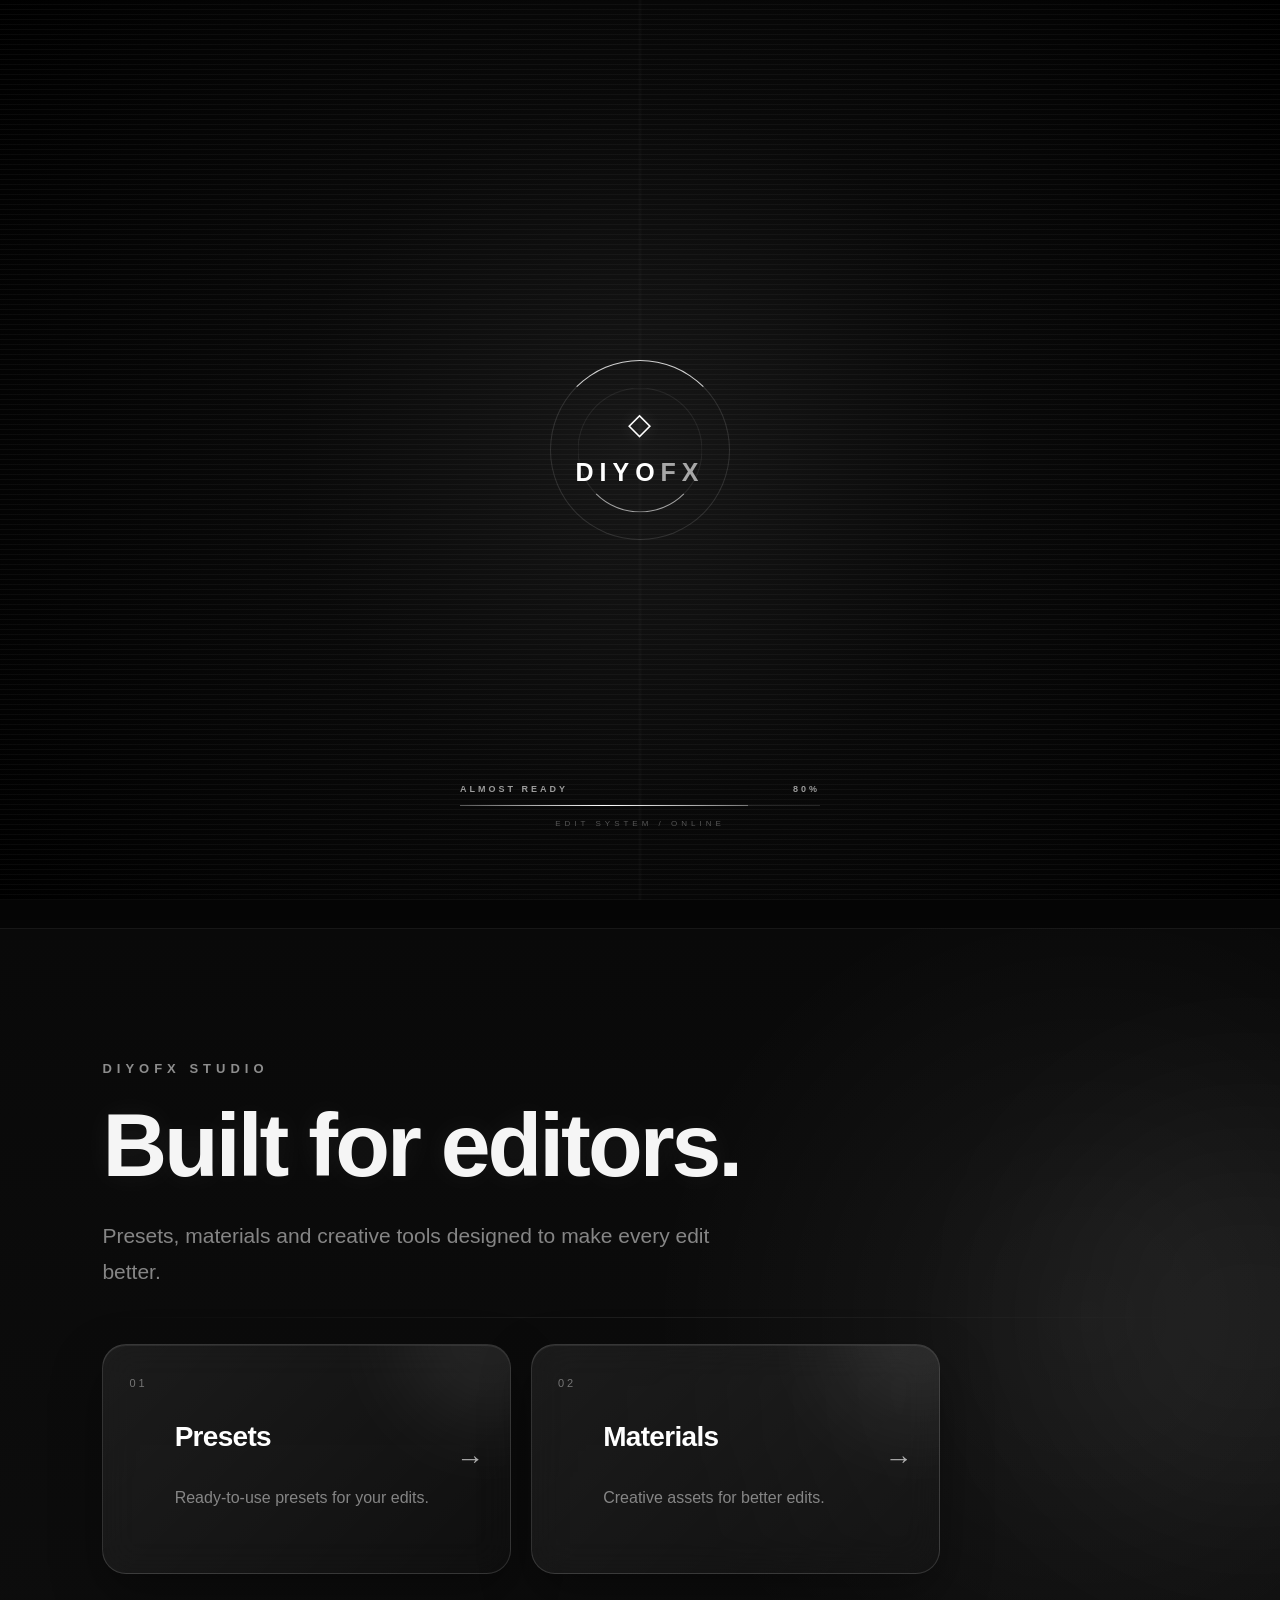
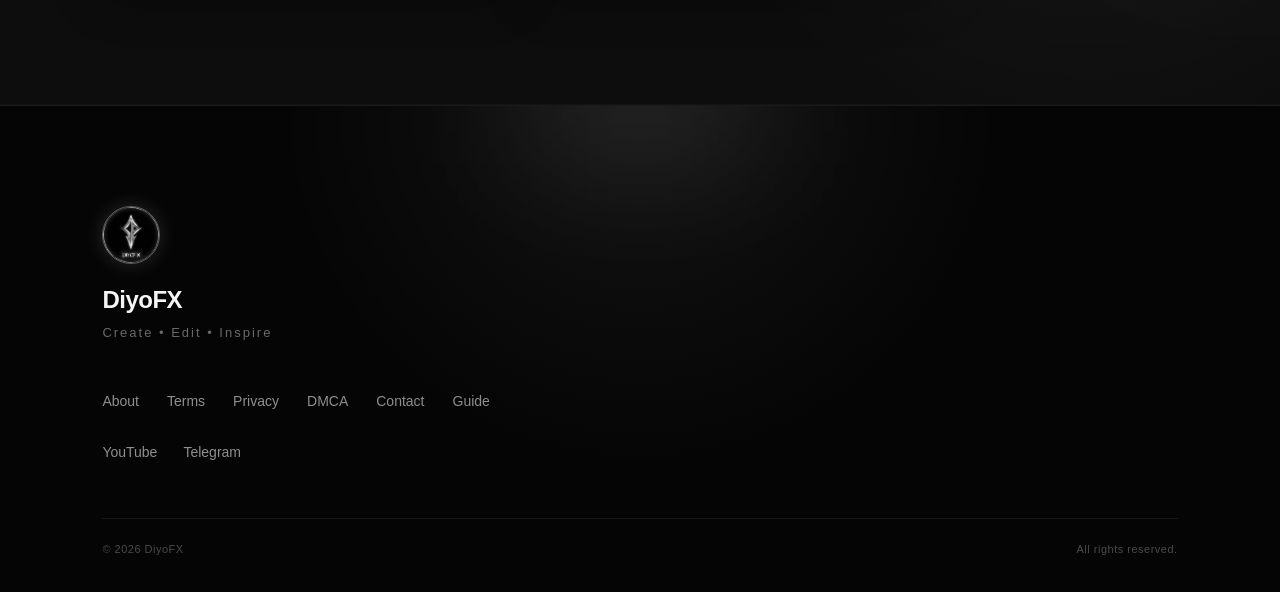
<file: index.html>
<!DOCTYPE html>
<html lang="en">

<head>

    <meta charset="UTF-8">

    <meta name="viewport"
          content="width=device-width, initial-scale=1.0">
    <meta
    name="description"
    content="DiyoFX — free and premium Alight Motion presets, XML files and editing materials for creative video editors."
>

    <title>DiyoFX</title>

    <link rel="stylesheet" href="style.css">
<!-- Google tag (gtag.js) -->
<script async src="https://www.googletagmanager.com/gtag/js?id=G-VDRK1R10MX"></script>
<script>
  window.dataLayer = window.dataLayer || [];
  function gtag(){dataLayer.push(arguments);}
  gtag('js', new Date());

  gtag('config', 'G-VDRK1R10MX');
</script>
    <script async src="https://pagead2.googlesyndication.com/pagead/js/adsbygoogle.js?client=ca-pub-3647815870114894"
     crossorigin="anonymous"></script>
</head>


<body>

<!-- =========================
     DIYOFX LOADER
========================= -->

<div class="diyofx-loader" id="diyofx-loader">

    <div class="loader-ring loader-ring-outer"></div>

    <div class="loader-ring loader-ring-inner"></div>

    <div class="loader-center">

        <div class="loader-symbol">
            ◇
        </div>

        <div class="loader-brand">
            DIYO<span>FX</span>
        </div>

    </div>


    <div class="loader-bottom">

        <div class="loader-status">

            <span id="loader-status">
                INITIALIZING
            </span>

            <span id="loader-percent">
                0%
            </span>

        </div>


        <div class="loader-line">

            <div
                class="loader-progress"
                id="loader-progress"
            ></div>

        </div>


        <div class="loader-subtitle">
            EDIT SYSTEM / ONLINE
        </div>

    </div>

</div>

    <!-- =========================
         HEADER
    ========================== -->

    <header class="header">
  <div class="header-inner">

    <a href="index.html" class="brand">DiyoFX</a>

    <!-- Desktop navigation -->
    <nav class="desktop-nav" aria-label="Main navigation">
      <a href="index.html">Home</a>
      <a href="preset.html">Presets</a>
      <a href="material.html">Materials</a>
      <a href="guide.html">Guide</a>
      <a href="about.html">About</a>
      <a href="contact.html">Contact</a>
    </nav>

    <!-- Mobile menu button -->
    <button
      class="menu-btn"
      id="menuBtn"
      type="button"
      aria-label="Open navigation"
      aria-expanded="false"
      aria-controls="mobileNav"
    >
      ☰
    </button>

  </div>

  <!-- Mobile navigation -->
  <nav class="mobile-nav" id="mobileNav" aria-label="Mobile navigation">
    <a href="index.html">Home</a>
    <a href="preset.html">Presets</a>
    <a href="material.html">Materials</a>
    <a href="guide.html">Guide</a>
    <a href="about.html">About</a>
    <a href="contact.html">Contact</a>
  </nav>
    </header>
    <!-- =========================
     HERO
========================== -->

<section class="hero">

    <div class="hero-bg-glow"></div>

    <div class="hero-content">

        <span class="hero-brand">DiyoFX</span>

        <h1>
            Create <span>•</span> Edit <span>•</span> Inspire
        </h1>

        <p>
            Premium presets, materials and creative assets
            made for modern editors.
        </p>

        <div class="hero-actions">

    <a href="preset.html" class="primary-btn">
        Explore Presets
    </a>

    <a href="material.html" class="secondary-btn">
        Explore Materials
    </a>

</div>

    </div>


    <!-- HERO BRAND VISUAL -->

    <div class="hero-visual">

        <div class="hero-orbit"></div>

        <div class="hero-orbit hero-orbit-small"></div>

        <div class="hero-logo-glow"></div>

        <div class="hero-logo">

            <img src="favicon.png" alt="DiyoFX">

            <div class="logo-shine"></div>

        </div>

        <span class="hero-code">
            DIYO FX / STUDIO 01
        </span>

    </div>

</section>

<!-- =========================
     STUDIO
========================== -->

<section class="studio">

    <div class="studio-content">

        <span class="studio-label">
            DIYOFX STUDIO
        </span>

        <h2>
            Built for editors.
        </h2>

        <p>
            Presets, materials and creative tools
            designed to make every edit better.
        </p>
        <div class="studio-cards">

    <a href="preset.html" class="studio-card">

        <span class="card-number">01</span>

        <div class="card-info">
            <h3>Presets</h3>

            <p>
                Ready-to-use presets
                for your edits.
            </p>
        </div>

        <span class="card-arrow">→</span>

    </a>


    <a href="material.html" class="studio-card">

        <span class="card-number">02</span>

        <div class="card-info">
            <h3>Materials</h3>

            <p>
                Creative assets
                for better edits.
            </p>
        </div>

        <span class="card-arrow">→</span>

    </a>

</div>
    </div>

</section>
<!-- =========================
     FOOTER
========================== -->

<footer class="footer">

    <div class="footer-brand">

        <img
            src="favicon.png"
            alt="DiyoFX Logo"
        >

        <h3>DiyoFX</h3>

        <p>
            Create • Edit • Inspire
        </p>

    </div>


    <nav class="footer-links" aria-label="Footer">

        <a href="about.html">
            About
        </a>

        <a href="terms.html">
            Terms
        </a>

        <a href="privacy.html">
            Privacy
        </a>

        <a href="dmca.html">
            DMCA
        </a>

        <a href="contact.html">
            Contact
        </a>
        <a href="guide.html">
    Guide
        </a>

    </nav>


    <div class="footer-socials">

        <a
            href="@darkaura31"
            target="_blank"
            rel="noopener noreferrer"
            aria-label="YouTube"
        >
            YouTube
        </a>

        <a
            href="#"
            target="_blank"
            rel="noopener noreferrer"
            aria-label="Telegram"
        >
            Telegram
        </a>

    </div>


    <div class="footer-bottom">

        <span>
            © 2026 DiyoFX
        </span>

        <span>
            All rights reserved.
        </span>

    </div>

</footer>

<script src="loader.js"></script>
    <script>
  const menuBtn = document.getElementById("menuBtn");
  const mobileNav = document.getElementById("mobileNav");

  menuBtn.addEventListener("click", () => {
    const isOpen = mobileNav.classList.toggle("active");

    menuBtn.setAttribute("aria-expanded", isOpen);
    menuBtn.setAttribute(
      "aria-label",
      isOpen ? "Close navigation" : "Open navigation"
    );

    menuBtn.textContent = isOpen ? "✕" : "☰";
  });

  document.querySelectorAll(".mobile-nav a").forEach(link => {
    link.addEventListener("click", () => {
      mobileNav.classList.remove("active");
      menuBtn.setAttribute("aria-expanded", "false");
      menuBtn.setAttribute("aria-label", "Open navigation");
      menuBtn.textContent = "☰";
    });
  });
    </script>
</body>

</html>
</file>
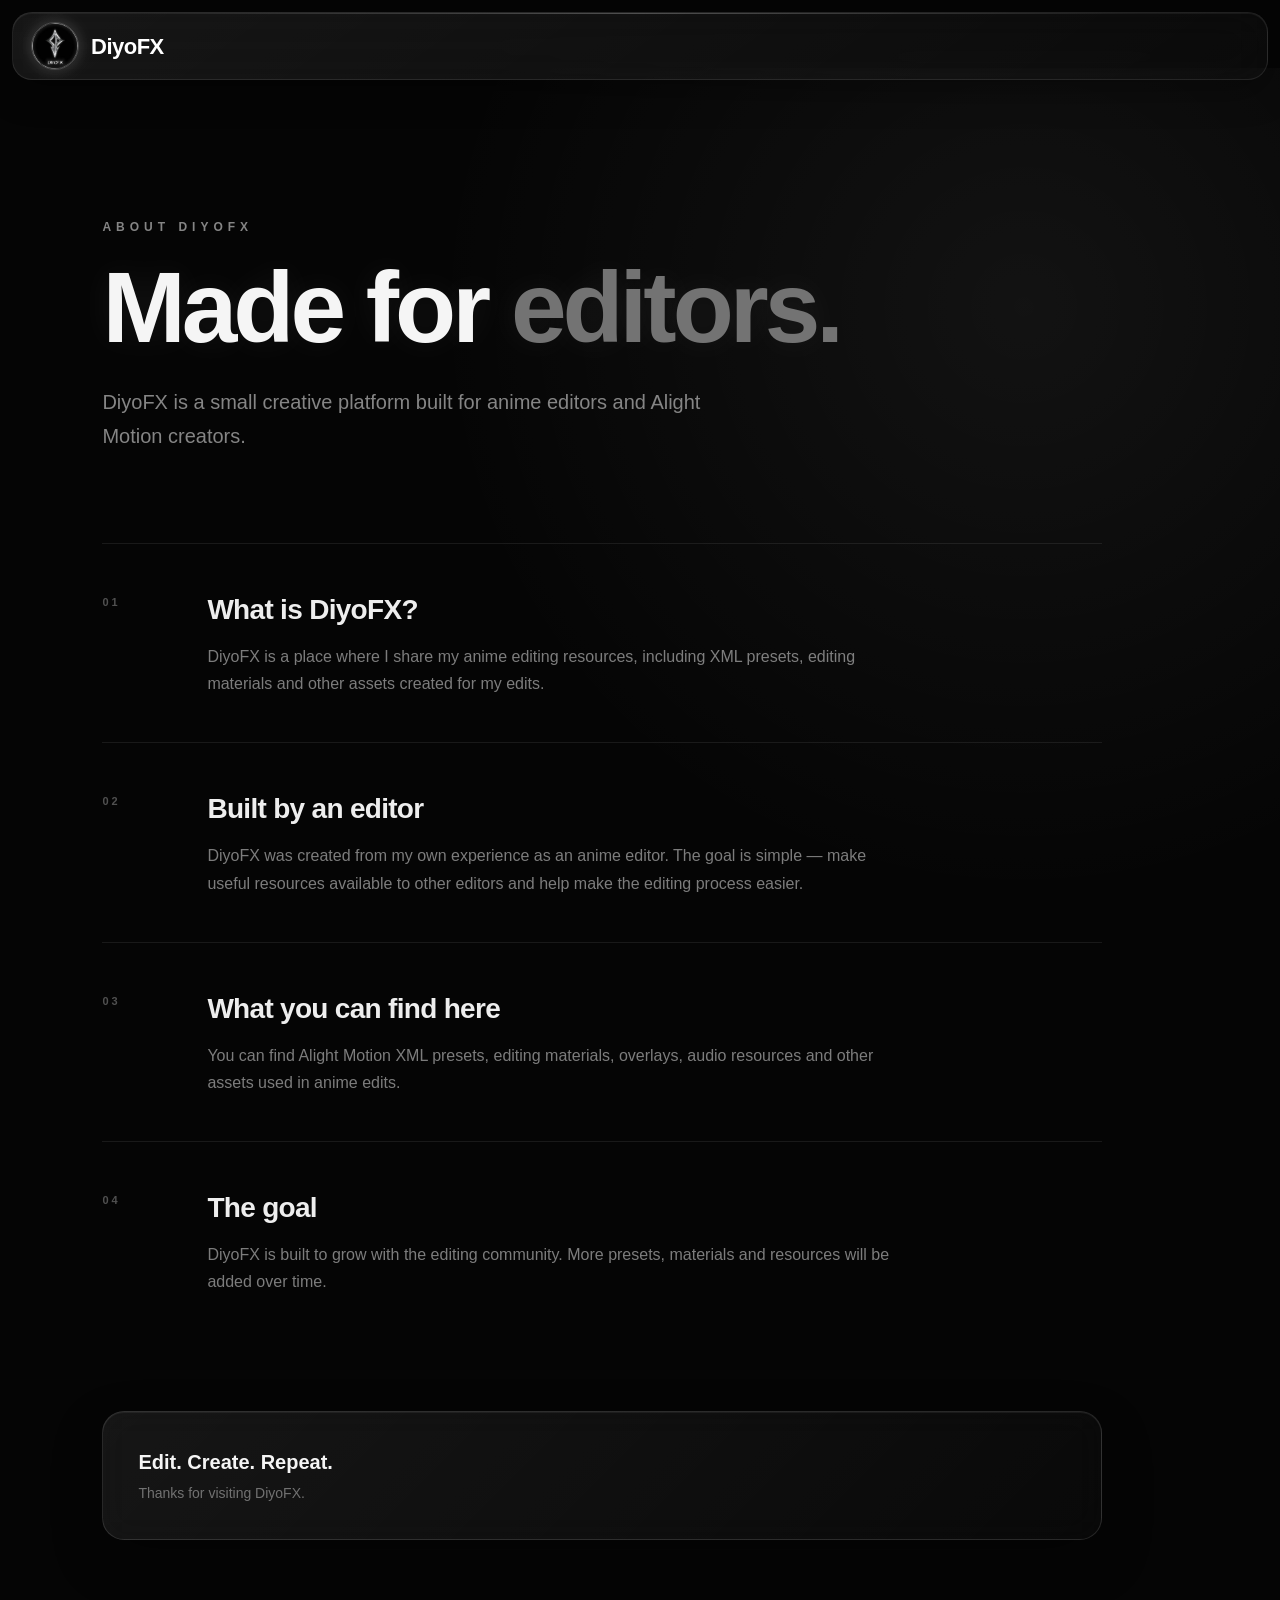
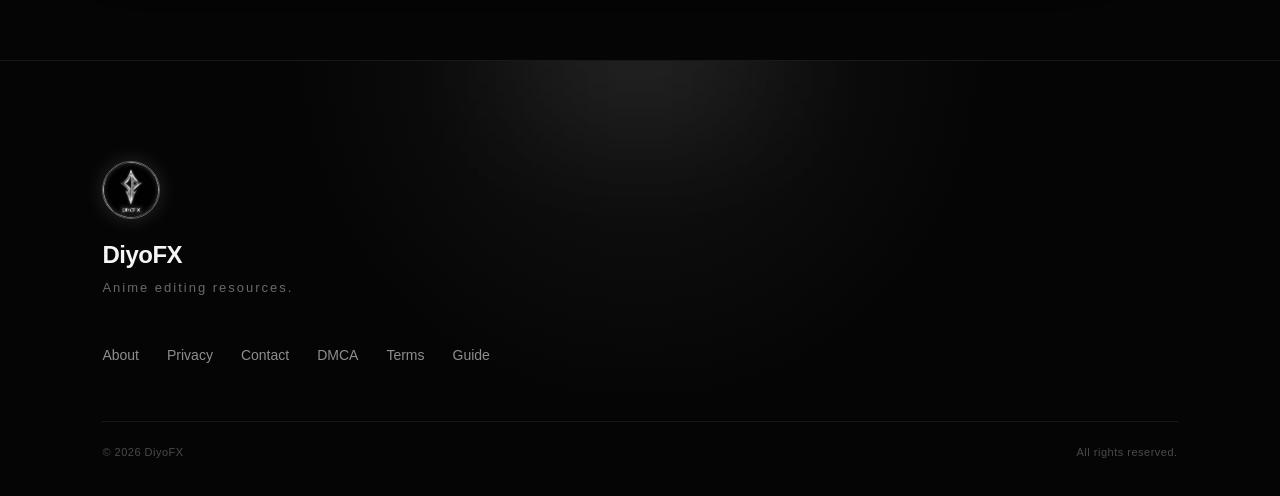
<file: about.html>
<!DOCTYPE html>
<html lang="en">

<head>

    <meta charset="UTF-8">

    <meta
        name="viewport"
        content="width=device-width, initial-scale=1.0"
    >
    <meta
    name="description"
    content="Learn more about DiyoFX, a platform for Alight Motion presets, editing materials and creative resources."
>

    <title>About — DiyoFX</title>

    <link
        rel="stylesheet"
        href="style.css"
    >
<!-- Google tag (gtag.js) -->
<script async src="https://www.googletagmanager.com/gtag/js?id=G-VDRK1R10MX"></script>
<script>
  window.dataLayer = window.dataLayer || [];
  function gtag(){dataLayer.push(arguments);}
  gtag('js', new Date());

  gtag('config', 'G-VDRK1R10MX');
</script>
    <script async src="https://pagead2.googlesyndication.com/pagead/js/adsbygoogle.js?client=ca-pub-3647815870114894"
     crossorigin="anonymous"></script>
</head>

<body>

    <!-- HEADER -->

    <header class="header">

        <a
            href="index.html"
            class="brand"
        >

            <img
                src="favicon.png"
                alt="DiyoFX"
            >

            <span>DiyoFX</span>

        </a>

        <div class="header-actions">

            <a
                href="index.html"
                class="menu-btn"
            >
                ×
            </a>

        </div>

    </header>


    <!-- ABOUT -->

    <main class="legal-page">

        <section class="legal-hero">

            <span class="legal-label">
                ABOUT DIYOFX
            </span>

            <h1>
                Made for
                <span>editors.</span>
            </h1>

            <p>
                DiyoFX is a small creative platform
                built for anime editors and Alight Motion
                creators.
            </p>

        </section>


        <section class="legal-content">

            <div class="legal-block">

                <span class="legal-number">
                    01
                </span>

                <div>

                    <h2>
                        What is DiyoFX?
                    </h2>

                    <p>
                        DiyoFX is a place where I share
                        my anime editing resources,
                        including XML presets, editing
                        materials and other assets created
                        for my edits.
                    </p>

                </div>

            </div>


            <div class="legal-block">

                <span class="legal-number">
                    02
                </span>

                <div>

                    <h2>
                        Built by an editor
                    </h2>

                    <p>
                        DiyoFX was created from my own
                        experience as an anime editor.
                        The goal is simple — make useful
                        resources available to other
                        editors and help make the editing
                        process easier.
                    </p>

                </div>

            </div>


            <div class="legal-block">

                <span class="legal-number">
                    03
                </span>

                <div>

                    <h2>
                        What you can find here
                    </h2>

                    <p>
                        You can find Alight Motion XML
                        presets, editing materials,
                        overlays, audio resources and
                        other assets used in anime edits.
                    </p>

                </div>

            </div>


            <div class="legal-block">

                <span class="legal-number">
                    04
                </span>

                <div>

                    <h2>
                        The goal
                    </h2>

                    <p>
                        DiyoFX is built to grow with the
                        editing community. More presets,
                        materials and resources will be
                        added over time.
                    </p>

                </div>

            </div>


            <div class="legal-note">

                <strong>
                    Edit. Create. Repeat.
                </strong>

                <p>
                    Thanks for visiting DiyoFX.
                </p>

            </div>

        </section>

    </main>


    <!-- FOOTER -->

    <footer class="footer">

        <div class="footer-brand">

            <img
                src="favicon.png"
                alt="DiyoFX"
            >

            <h3>
                DiyoFX
            </h3>

            <p>
                Anime editing resources.
            </p>

        </div>


        <div class="footer-links">

            <a href="about.html">
                About
            </a>

            <a href="privacy.html">
                Privacy
            </a>

            <a href="contact.html">
                Contact
            </a>

            <a href="dmca.html">
                DMCA
            </a>

            <a href="terms.html">
                Terms
            </a>
            <a href="guide.html">
    Guide
            </a>

        </div>


        <div class="footer-bottom">

            <span>
                © 2026 DiyoFX
            </span>

            <span>
                All rights reserved.
            </span>

        </div>

    </footer>
<script src="loader.js"></script>
</body>

</html>
</file>
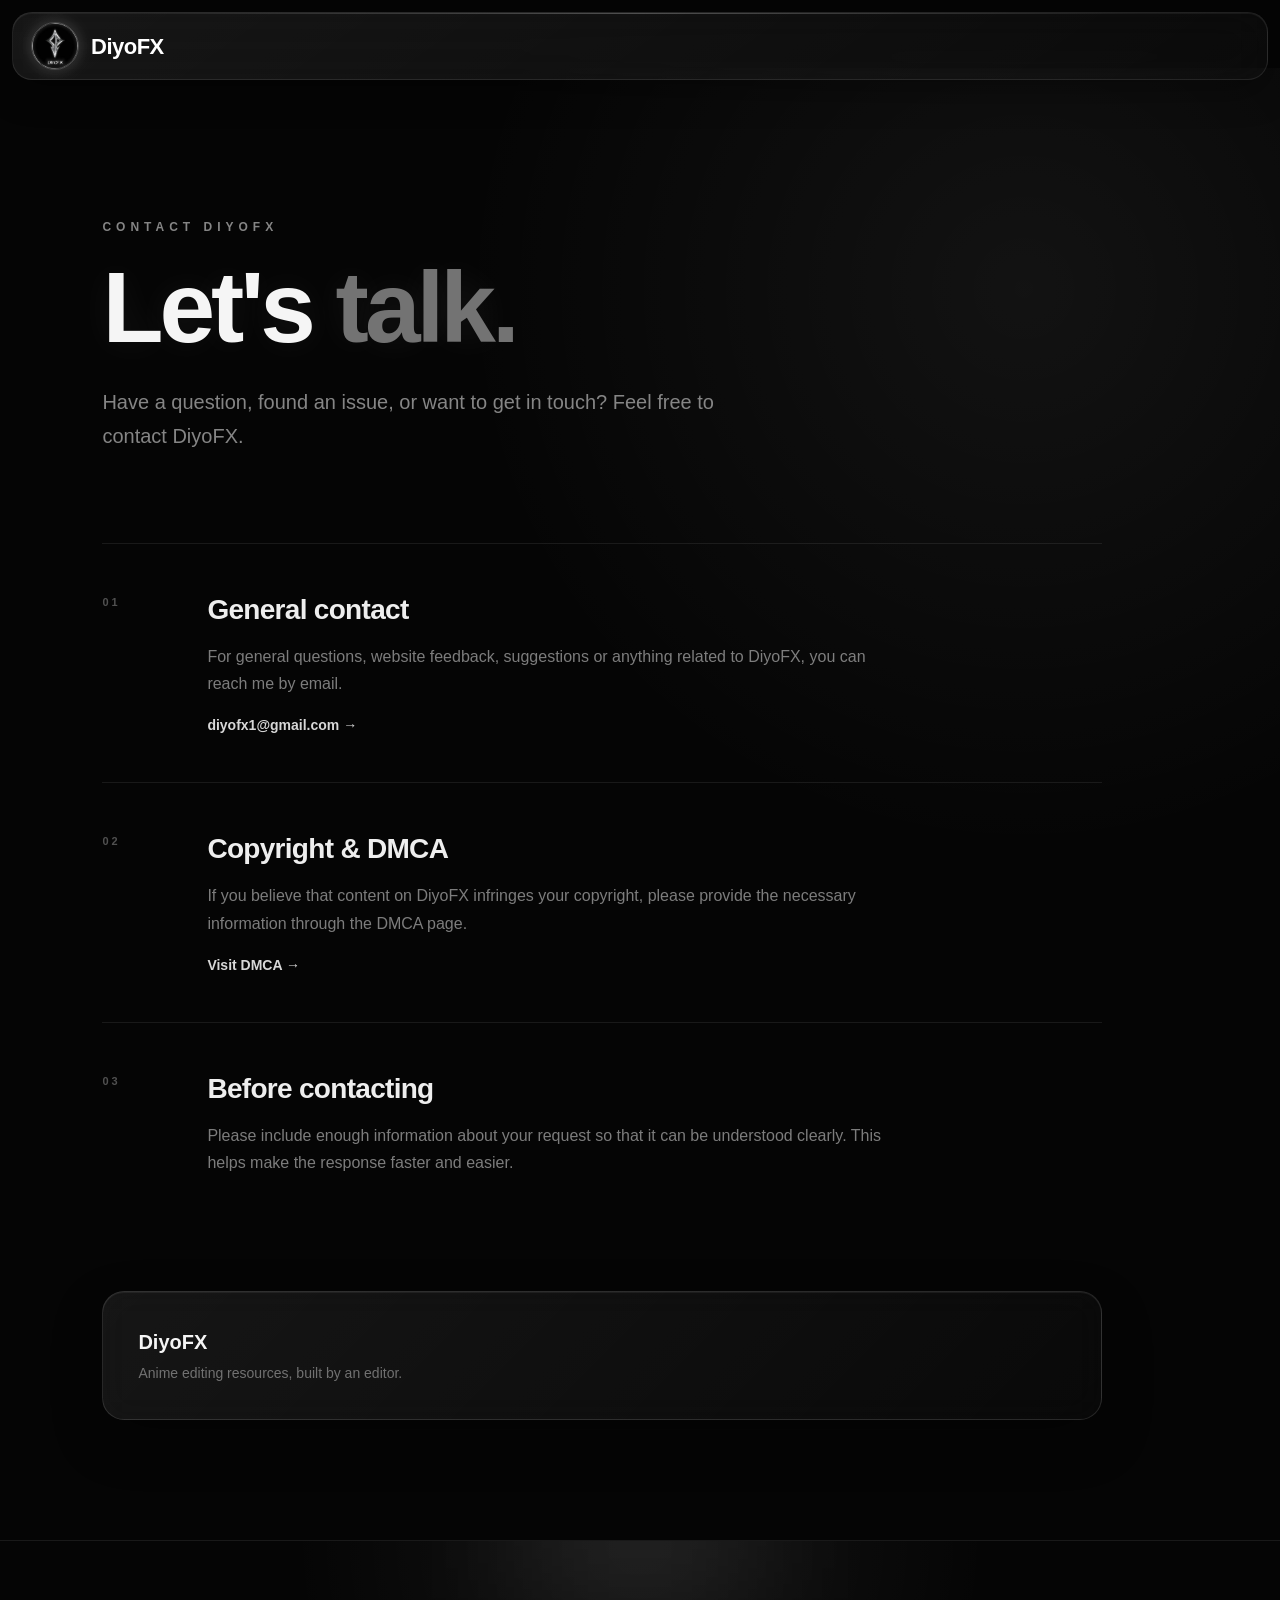
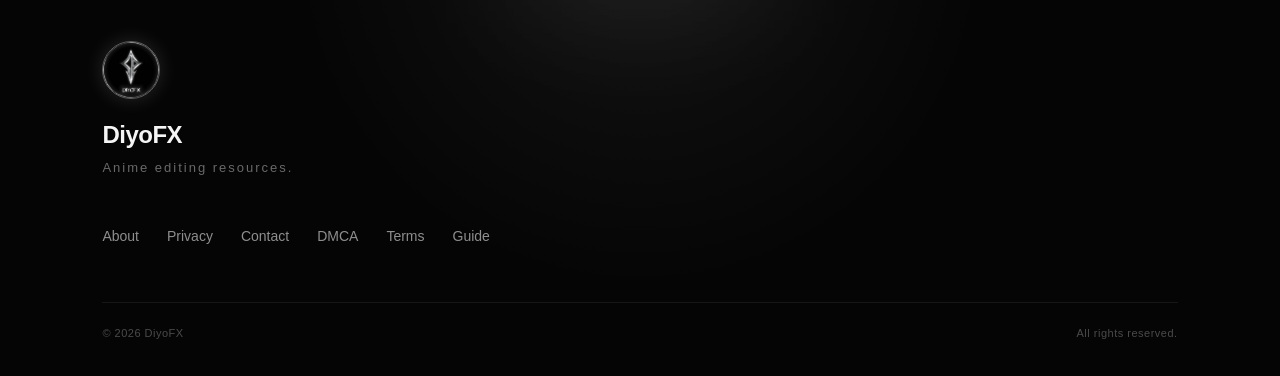
<file: contact.html>
<!DOCTYPE html>
<html lang="en">

<head>

    <meta charset="UTF-8">

    <meta
        name="viewport"
        content="width=device-width, initial-scale=1.0"
    >
    <meta
    name="description"
    content="Contact DiyoFX for questions, support, file issues or other inquiries about our presets and editing materials."
>

    <title>Contact — DiyoFX</title>

    <link
        rel="stylesheet"
        href="style.css"
    >
<!-- Google tag (gtag.js) -->
<script async src="https://www.googletagmanager.com/gtag/js?id=G-VDRK1R10MX"></script>
<script>
  window.dataLayer = window.dataLayer || [];
  function gtag(){dataLayer.push(arguments);}
  gtag('js', new Date());

  gtag('config', 'G-VDRK1R10MX');
</script>
    <script async src="https://pagead2.googlesyndication.com/pagead/js/adsbygoogle.js?client=ca-pub-3647815870114894"
     crossorigin="anonymous"></script>
</head>

<body>

    <!-- HEADER -->

    <header class="header">

        <a
            href="index.html"
            class="brand"
        >

            <img
                src="favicon.png"
                alt="DiyoFX"
            >

            <span>DiyoFX</span>

        </a>

        <div class="header-actions">

            <a
                href="index.html"
                class="menu-btn"
            >
                ×
            </a>

        </div>

    </header>


    <!-- CONTACT -->

    <main class="legal-page">

        <section class="legal-hero">

            <span class="legal-label">
                CONTACT DIYOFX
            </span>

            <h1>
                Let's
                <span>talk.</span>
            </h1>

            <p>
                Have a question, found an issue,
                or want to get in touch?
                Feel free to contact DiyoFX.
            </p>

        </section>


        <section class="legal-content">

            <div class="legal-block">

                <span class="legal-number">
                    01
                </span>

                <div>

                    <h2>
                        General contact
                    </h2>

                    <p>
                        For general questions, website
                        feedback, suggestions or anything
                        related to DiyoFX, you can reach me
                        by email.
                    </p>

                    <a
                        href="mailto:YOUR-EMAIL@example.com"
                        class="contact-email"
                    >
                        diyofx1@gmail.com →
                    </a>

                </div>

            </div>


            <div class="legal-block">

                <span class="legal-number">
                    02
                </span>

                <div>

                    <h2>
                        Copyright & DMCA
                    </h2>

                    <p>
                        If you believe that content on
                        DiyoFX infringes your copyright,
                        please provide the necessary
                        information through the DMCA page.
                    </p>

                    <a
                        href="dmca.html"
                        class="contact-link"
                    >
                        Visit DMCA →
                    </a>

                </div>

            </div>


            <div class="legal-block">

                <span class="legal-number">
                    03
                </span>

                <div>

                    <h2>
                        Before contacting
                    </h2>

                    <p>
                        Please include enough information
                        about your request so that it can
                        be understood clearly. This helps
                        make the response faster and easier.
                    </p>

                </div>

            </div>


            <div class="legal-note">

                <strong>
                    DiyoFX
                </strong>

                <p>
                    Anime editing resources, built by an editor.
                </p>

            </div>

        </section>

    </main>


    <!-- FOOTER -->

    <footer class="footer">

        <div class="footer-brand">

            <img
                src="favicon.png"
                alt="DiyoFX"
            >

            <h3>
                DiyoFX
            </h3>

            <p>
                Anime editing resources.
            </p>

        </div>


        <div class="footer-links">

            <a href="about.html">
                About
            </a>

            <a href="privacy.html">
                Privacy
            </a>

            <a href="contact.html">
                Contact
            </a>

            <a href="dmca.html">
                DMCA
            </a>

            <a href="terms.html">
                Terms
            </a>
            <a href="guide.html">
    Guide
            </a>

        </div>


        <div class="footer-bottom">

            <span>
                © 2026 DiyoFX
            </span>

            <span>
                All rights reserved.
            </span>

        </div>

    </footer>
<script src="loader.js"></script>
</body>

</html>
</file>
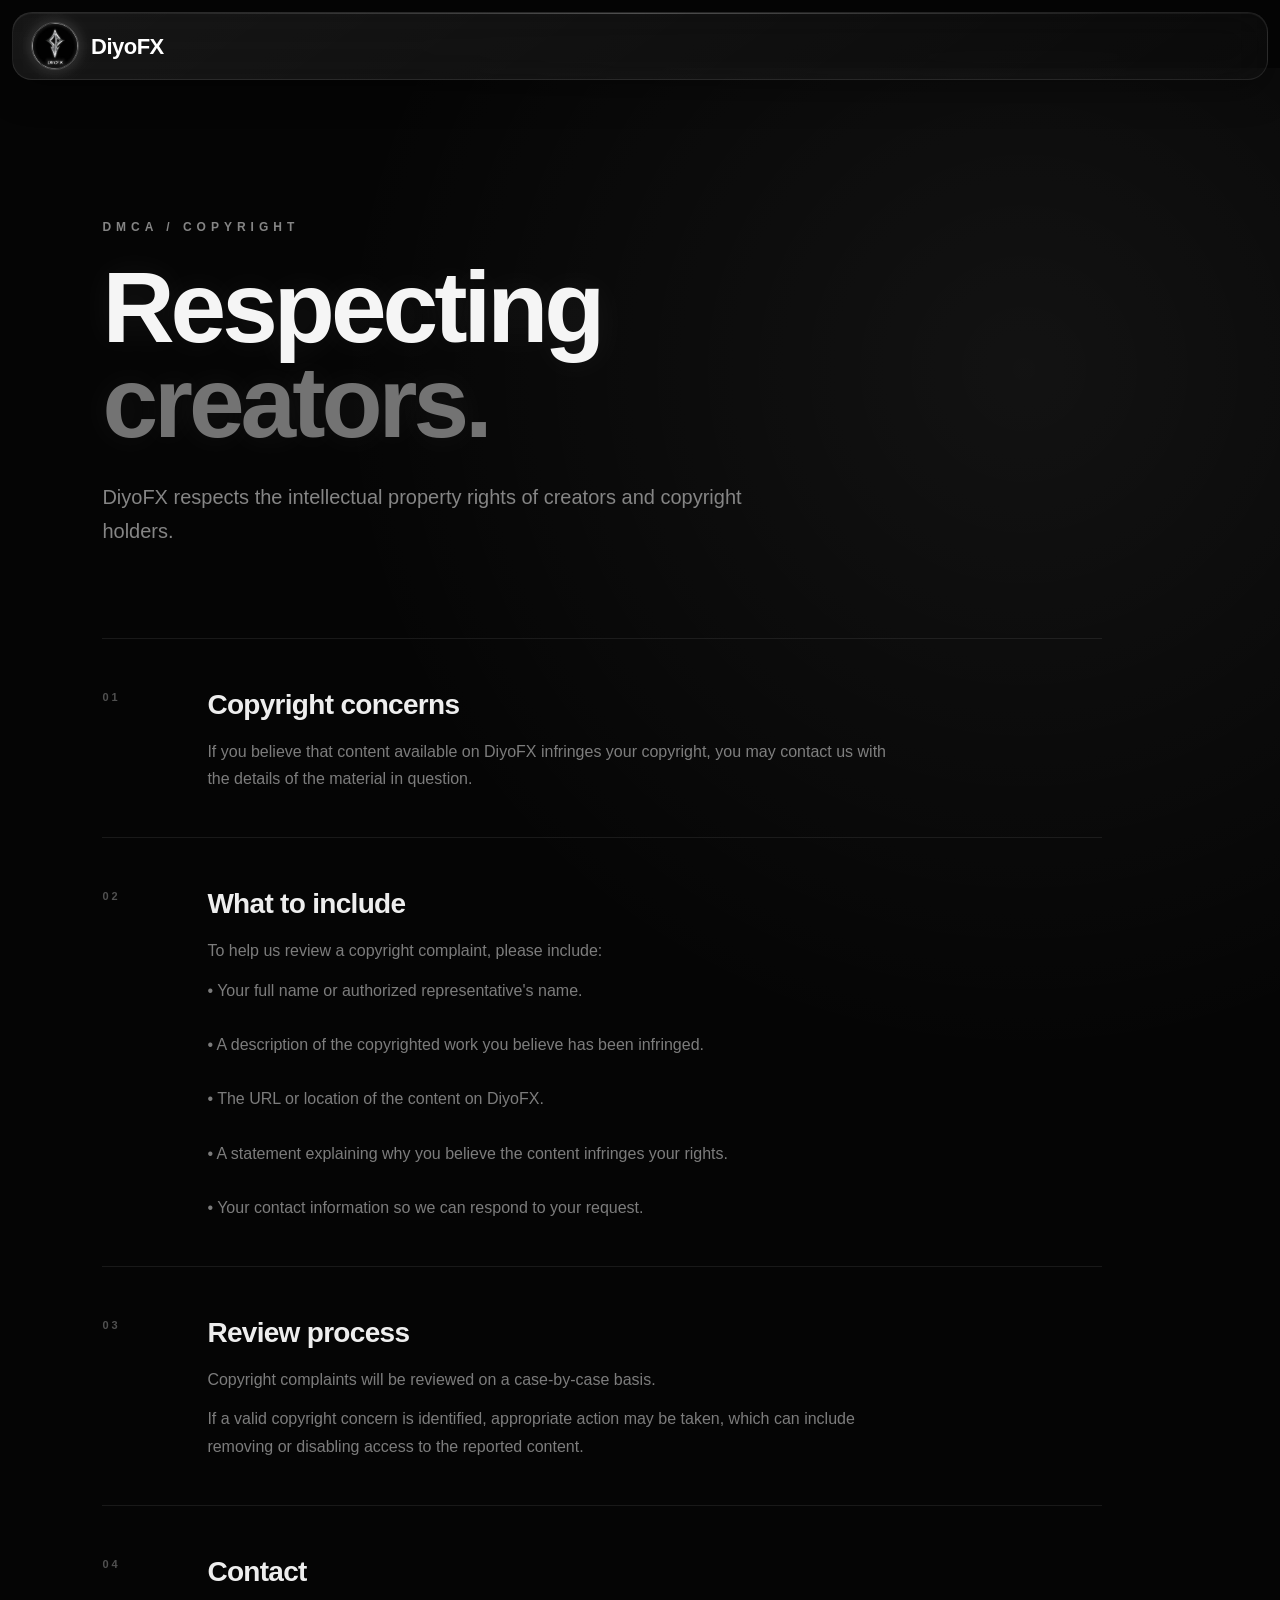
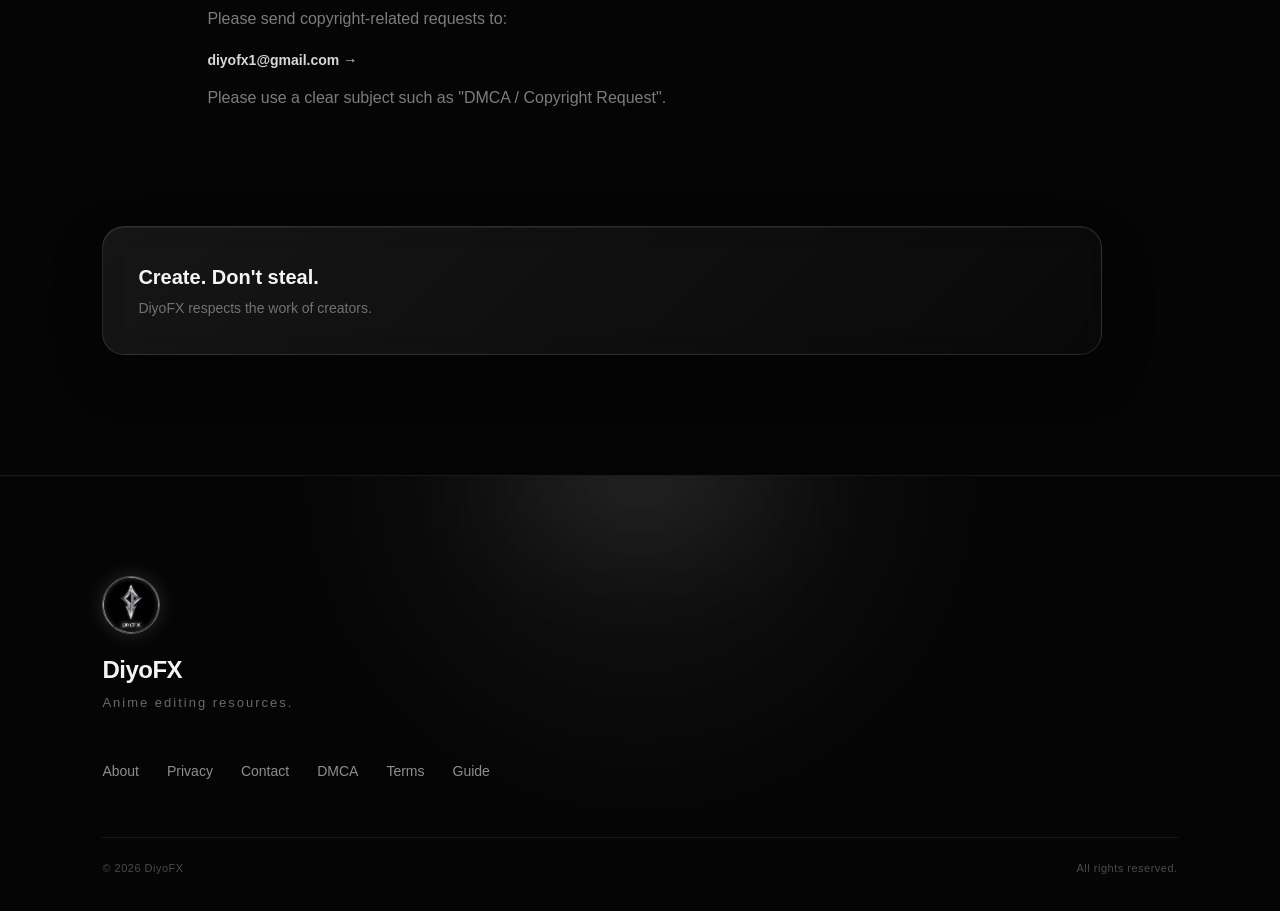
<file: dmca.html>
<!DOCTYPE html>
<html lang="en">

<head>

    <meta charset="UTF-8">

    <meta
        name="viewport"
        content="width=device-width, initial-scale=1.0"
    >
    <meta
    name="description"
    content="View the DiyoFX DMCA policy and learn how to submit a copyright-related notice concerning content on our website."
>

    <title>DMCA — DiyoFX</title>

    <link
        rel="stylesheet"
        href="style.css"
    >
<!-- Google tag (gtag.js) -->
<script async src="https://www.googletagmanager.com/gtag/js?id=G-VDRK1R10MX"></script>
<script>
  window.dataLayer = window.dataLayer || [];
  function gtag(){dataLayer.push(arguments);}
  gtag('js', new Date());

  gtag('config', 'G-VDRK1R10MX');
</script>
    <script async src="https://pagead2.googlesyndication.com/pagead/js/adsbygoogle.js?client=ca-pub-3647815870114894"
     crossorigin="anonymous"></script>
</head>

<body>

    <!-- HEADER -->

    <header class="header">

        <a
            href="index.html"
            class="brand"
        >

            <img
                src="favicon.png"
                alt="DiyoFX"
            >

            <span>DiyoFX</span>

        </a>

        <div class="header-actions">

            <a
                href="index.html"
                class="menu-btn"
            >
                ×
            </a>

        </div>

    </header>


    <!-- DMCA -->

    <main class="legal-page">

        <section class="legal-hero">

            <span class="legal-label">
                DMCA / COPYRIGHT
            </span>

            <h1>
                Respecting
                <span>creators.</span>
            </h1>

            <p>
                DiyoFX respects the intellectual property
                rights of creators and copyright holders.
            </p>

        </section>


        <section class="legal-content">

            <div class="legal-block">

                <span class="legal-number">
                    01
                </span>

                <div>

                    <h2>
                        Copyright concerns
                    </h2>

                    <p>
                        If you believe that content available
                        on DiyoFX infringes your copyright,
                        you may contact us with the details
                        of the material in question.
                    </p>

                </div>

            </div>


            <div class="legal-block">

                <span class="legal-number">
                    02
                </span>

                <div>

                    <h2>
                        What to include
                    </h2>

                    <p>
                        To help us review a copyright
                        complaint, please include:
                    </p>

                    <p>
                        • Your full name or authorized
                        representative's name.
                        <br><br>

                        • A description of the copyrighted
                        work you believe has been infringed.
                        <br><br>

                        • The URL or location of the content
                        on DiyoFX.
                        <br><br>

                        • A statement explaining why you
                        believe the content infringes your
                        rights.
                        <br><br>

                        • Your contact information so we can
                        respond to your request.
                    </p>

                </div>

            </div>


            <div class="legal-block">

                <span class="legal-number">
                    03
                </span>

                <div>

                    <h2>
                        Review process
                    </h2>

                    <p>
                        Copyright complaints will be reviewed
                        on a case-by-case basis.
                    </p>

                    <p>
                        If a valid copyright concern is
                        identified, appropriate action may
                        be taken, which can include removing
                        or disabling access to the reported
                        content.
                    </p>

                </div>

            </div>


            <div class="legal-block">

                <span class="legal-number">
                    04
                </span>

                <div>

                    <h2>
                        Contact
                    </h2>

                    <p>
                        Please send copyright-related
                        requests to:
                    </p>

                    <a
                        href="mailto:YOUR-EMAIL@example.com"
                        class="contact-email"
                    >
                        diyofx1@gmail.com →
                    </a>

                    <p>
                        Please use a clear subject such as
                        "DMCA / Copyright Request".
                    </p>

                </div>

            </div>


            <div class="legal-note">

                <strong>
                    Create. Don't steal.
                </strong>

                <p>
                    DiyoFX respects the work of creators.
                </p>

            </div>

        </section>

    </main>


    <!-- FOOTER -->

    <footer class="footer">

        <div class="footer-brand">

            <img
                src="favicon.png"
                alt="DiyoFX"
            >

            <h3>
                DiyoFX
            </h3>

            <p>
                Anime editing resources.
            </p>

        </div>


        <div class="footer-links">

            <a href="about.html">
                About
            </a>

            <a href="privacy.html">
                Privacy
            </a>

            <a href="contact.html">
                Contact
            </a>

            <a href="dmca.html">
                DMCA
            </a>

            <a href="terms.html">
                Terms
            </a>
            <a href="guide.html">
    Guide
            </a>

        </div>


        <div class="footer-bottom">

            <span>
                © 2026 DiyoFX
            </span>

            <span>
                All rights reserved.
            </span>

        </div>

    </footer>
<script src="loader.js"></script>
</body>

</html>
</file>
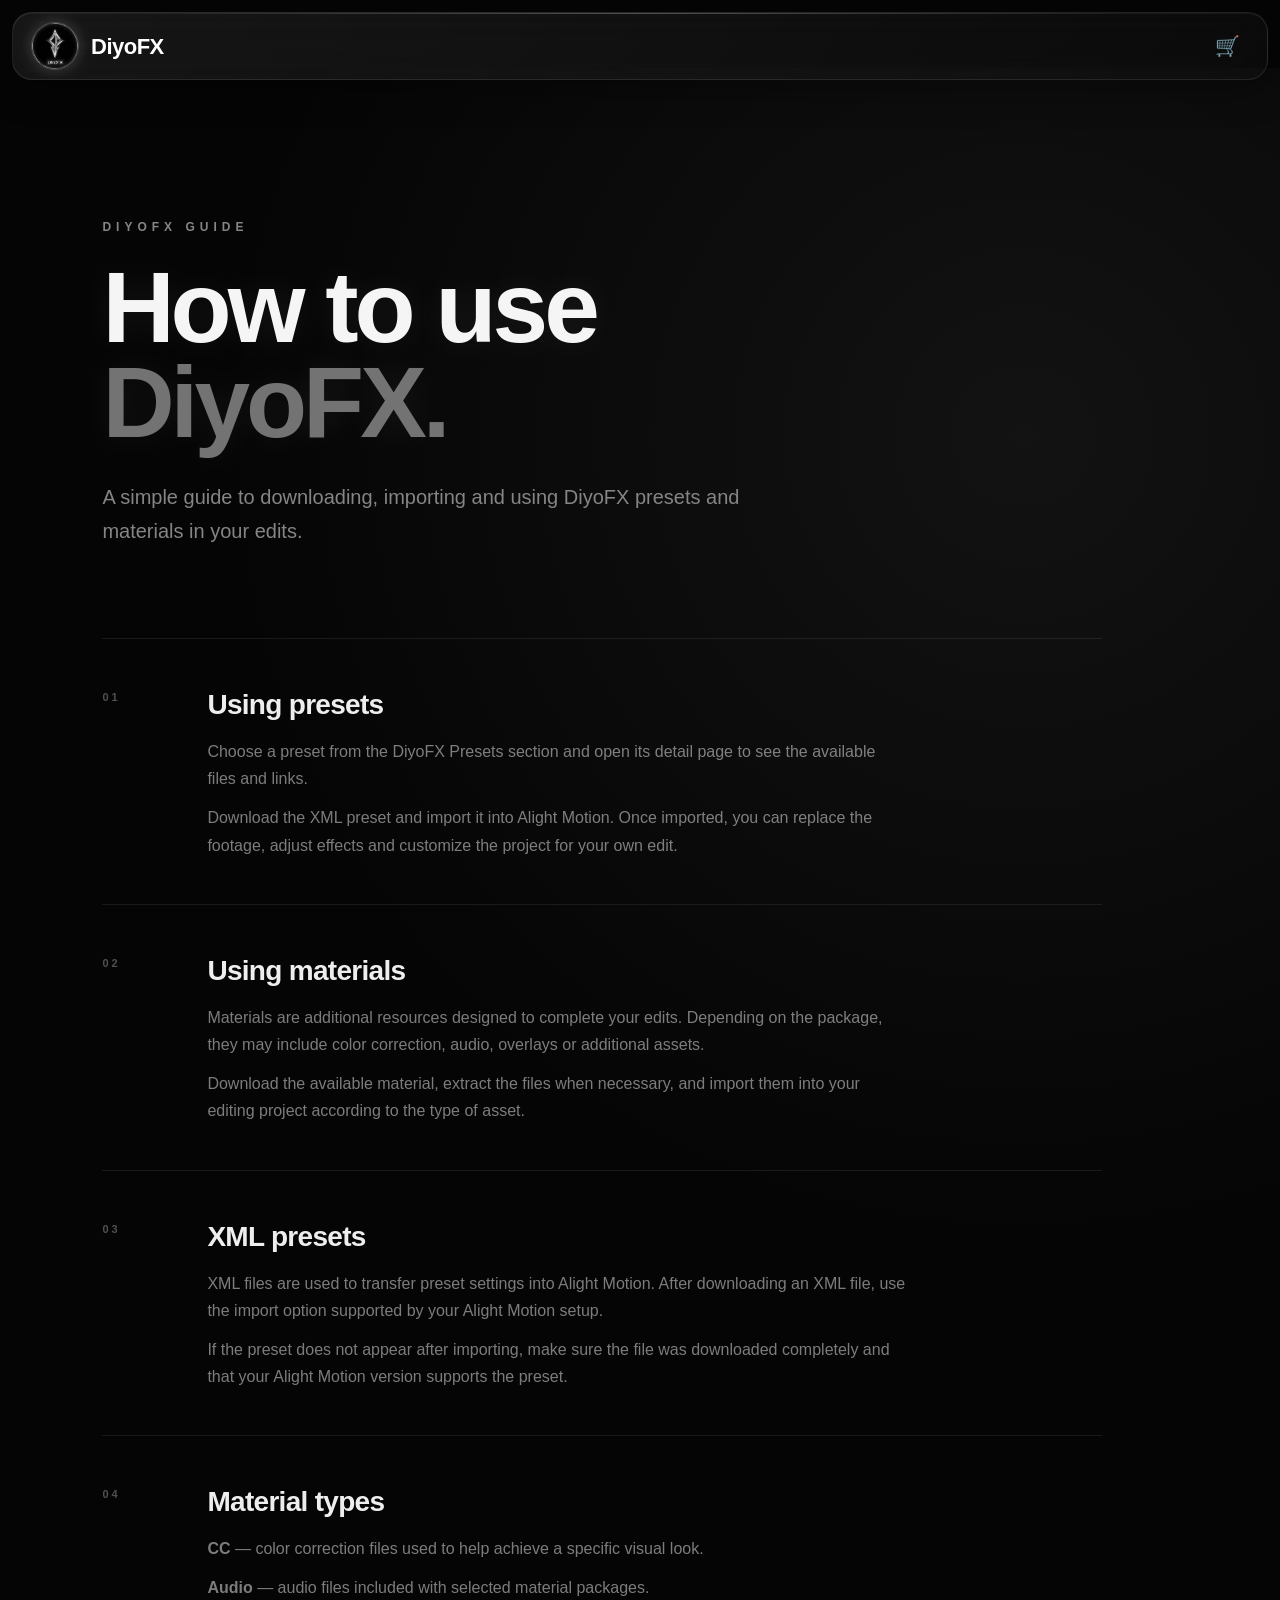
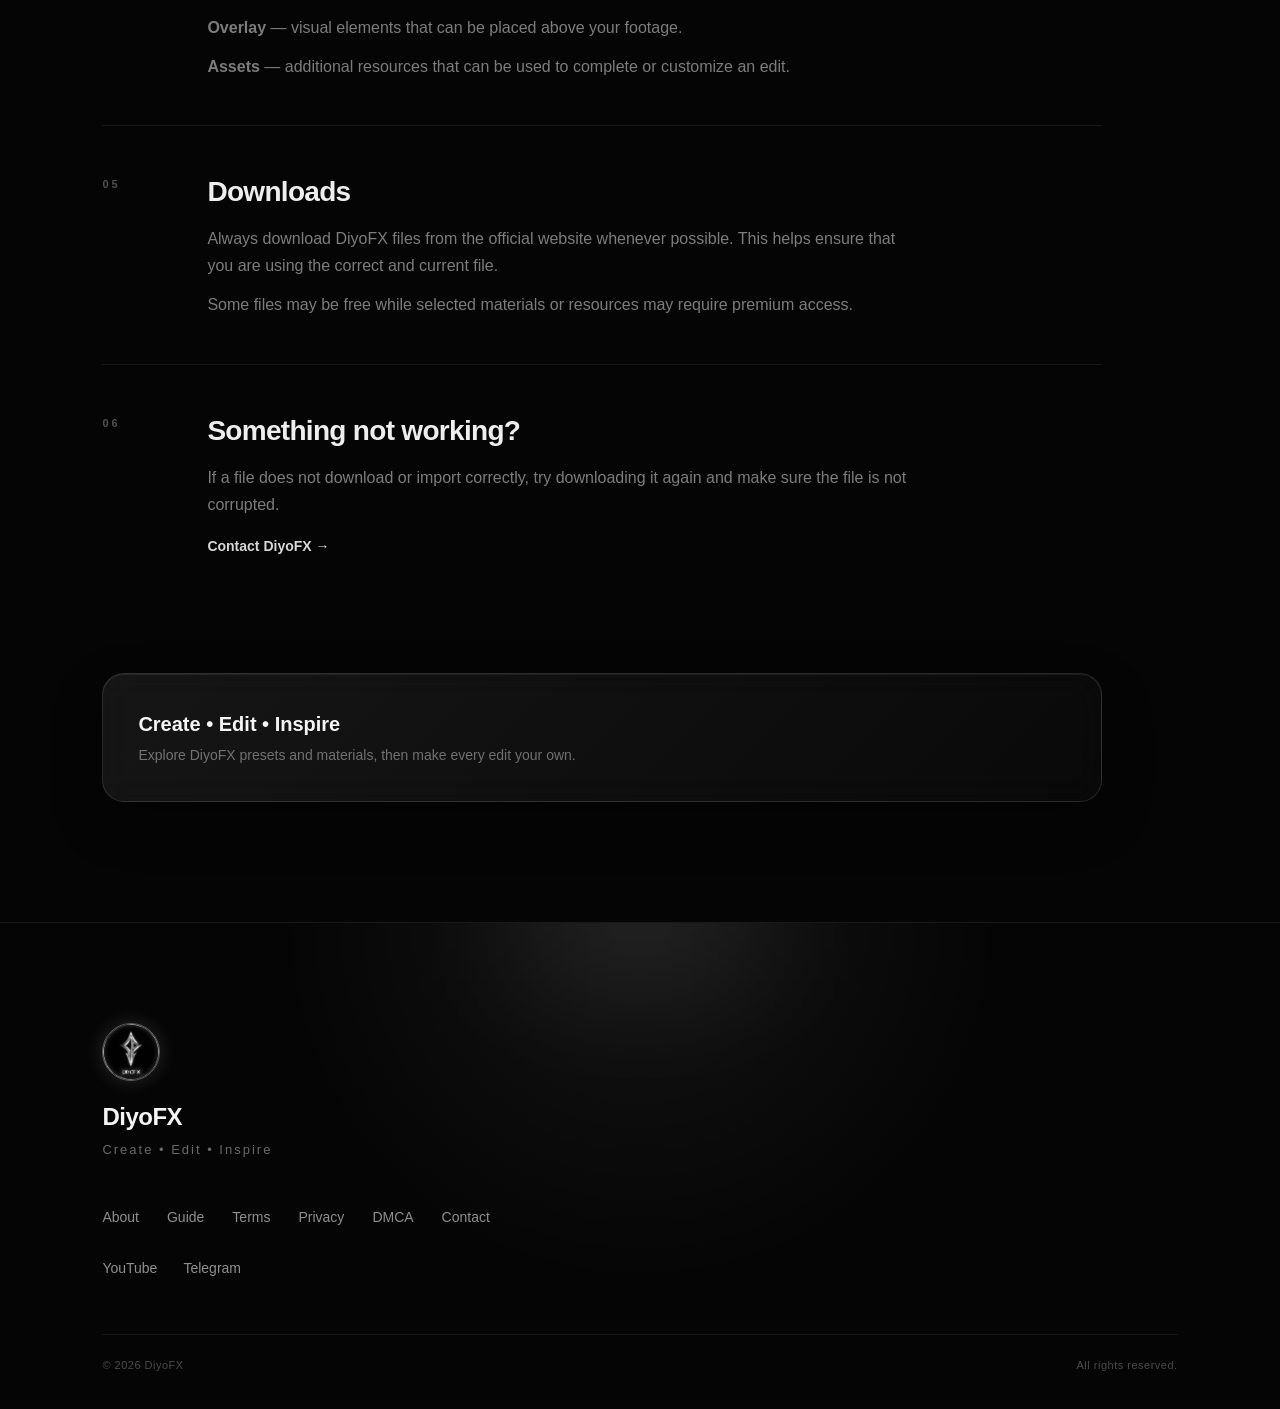
<file: guide.html>
<!DOCTYPE html>
<html lang="en">

<head>

    <meta charset="UTF-8">

    <meta
        name="viewport"
        content="width=device-width, initial-scale=1.0"
    >
    <meta
    name="description"
    content="Learn how to download and use DiyoFX Alight Motion presets, XML files and editing materials in your projects."
>

    <title>DiyoFX — Guide</title>

    <link
        rel="stylesheet"
        href="style.css"
    >
<script async src="https://pagead2.googlesyndication.com/pagead/js/adsbygoogle.js?client=ca-pub-3647815870114894"
     crossorigin="anonymous"></script>
</head>


<body>


    <!-- =========================
         HEADER
    ========================== -->

    <header class="header">

        <a
            href="index.html"
            class="brand"
        >

            <img
                src="favicon.png"
                alt="DiyoFX Logo"
            >

            <span>DiyoFX</span>

        </a>


        <div class="header-actions">

            <button
                class="cart-btn"
                aria-label="Cart"
            >
                🛒
            </button>


            <button
                class="menu-btn"
                aria-label="Menu"
            >
                ☰
            </button>

        </div>

    </header>



    <!-- =========================
         GUIDE PAGE
    ========================== -->

    <main class="legal-page">


        <!-- HERO -->

        <section class="legal-hero">

            <span class="legal-label">
                DIYOFX GUIDE
            </span>


            <h1>
                How to use
                <span>DiyoFX.</span>
            </h1>


            <p>
                A simple guide to downloading,
                importing and using DiyoFX presets
                and materials in your edits.
            </p>

        </section>



        <!-- CONTENT -->

        <section class="legal-content">


            <!-- =========================
                 PRESETS
            ========================== -->

            <div class="legal-block">

                <span class="legal-number">
                    01
                </span>


                <div>

                    <h2>
                        Using presets
                    </h2>


                    <p>
                        Choose a preset from the DiyoFX
                        Presets section and open its detail
                        page to see the available files
                        and links.
                    </p>


                    <p>
                        Download the XML preset and import
                        it into Alight Motion. Once imported,
                        you can replace the footage,
                        adjust effects and customize the
                        project for your own edit.
                    </p>

                </div>

            </div>



            <!-- =========================
                 MATERIALS
            ========================== -->

            <div class="legal-block">

                <span class="legal-number">
                    02
                </span>


                <div>

                    <h2>
                        Using materials
                    </h2>


                    <p>
                        Materials are additional resources
                        designed to complete your edits.
                        Depending on the package, they may
                        include color correction, audio,
                        overlays or additional assets.
                    </p>


                    <p>
                        Download the available material,
                        extract the files when necessary,
                        and import them into your editing
                        project according to the type of
                        asset.
                    </p>

                </div>

            </div>



            <!-- =========================
                 XML
            ========================== -->

            <div class="legal-block">

                <span class="legal-number">
                    03
                </span>


                <div>

                    <h2>
                        XML presets
                    </h2>


                    <p>
                        XML files are used to transfer preset
                        settings into Alight Motion. After
                        downloading an XML file, use the
                        import option supported by your
                        Alight Motion setup.
                    </p>


                    <p>
                        If the preset does not appear after
                        importing, make sure the file was
                        downloaded completely and that your
                        Alight Motion version supports the
                        preset.
                    </p>

                </div>

            </div>



            <!-- =========================
                 MATERIAL TYPES
            ========================== -->

            <div class="legal-block">

                <span class="legal-number">
                    04
                </span>


                <div>

                    <h2>
                        Material types
                    </h2>


                    <p>
                        <strong>CC</strong> — color correction
                        files used to help achieve a specific
                        visual look.
                    </p>


                    <p>
                        <strong>Audio</strong> — audio files
                        included with selected material
                        packages.
                    </p>


                    <p>
                        <strong>Overlay</strong> — visual
                        elements that can be placed above
                        your footage.
                    </p>


                    <p>
                        <strong>Assets</strong> — additional
                        resources that can be used to
                        complete or customize an edit.
                    </p>

                </div>

            </div>



            <!-- =========================
                 DOWNLOADS
            ========================== -->

            <div class="legal-block">

                <span class="legal-number">
                    05
                </span>


                <div>

                    <h2>
                        Downloads
                    </h2>


                    <p>
                        Always download DiyoFX files from
                        the official website whenever
                        possible. This helps ensure that
                        you are using the correct and
                        current file.
                    </p>


                    <p>
                        Some files may be free while
                        selected materials or resources
                        may require premium access.
                    </p>

                </div>

            </div>



            <!-- =========================
                 TROUBLESHOOTING
            ========================== -->

            <div class="legal-block">

                <span class="legal-number">
                    06
                </span>


                <div>

                    <h2>
                        Something not working?
                    </h2>


                    <p>
                        If a file does not download or
                        import correctly, try downloading
                        it again and make sure the file
                        is not corrupted.
                    </p>


                    <a
                        href="contact.html"
                        class="contact-link"
                    >
                        Contact DiyoFX →
                    </a>

                </div>

            </div>



            <!-- =========================
                 FINAL NOTE
            ========================== -->

            <div class="legal-note">

                <strong>
                    Create • Edit • Inspire
                </strong>


                <p>
                    Explore DiyoFX presets and materials,
                    then make every edit your own.
                </p>

            </div>


        </section>


    </main>



    <!-- =========================
         FOOTER
    ========================== -->

    <footer class="footer">

        <div class="footer-brand">

            <img
                src="favicon.png"
                alt="DiyoFX Logo"
            >

            <h3>
                DiyoFX
            </h3>

            <p>
                Create • Edit • Inspire
            </p>

        </div>


        <nav
            class="footer-links"
            aria-label="Footer"
        >

            <a href="about.html">
                About
            </a>

            <a href="guide.html">
                Guide
            </a>

            <a href="terms.html">
                Terms
            </a>

            <a href="privacy.html">
                Privacy
            </a>

            <a href="dmca.html">
                DMCA
            </a>

            <a href="contact.html">
                Contact
            </a>

        </nav>


        <div class="footer-socials">

            <a href="#">
                YouTube
            </a>

            <a href="#">
                Telegram
            </a>

        </div>


        <div class="footer-bottom">

            <span>
                © 2026 DiyoFX
            </span>

            <span>
                All rights reserved.
            </span>

        </div>

    </footer>


</body>

              </html>
</file>
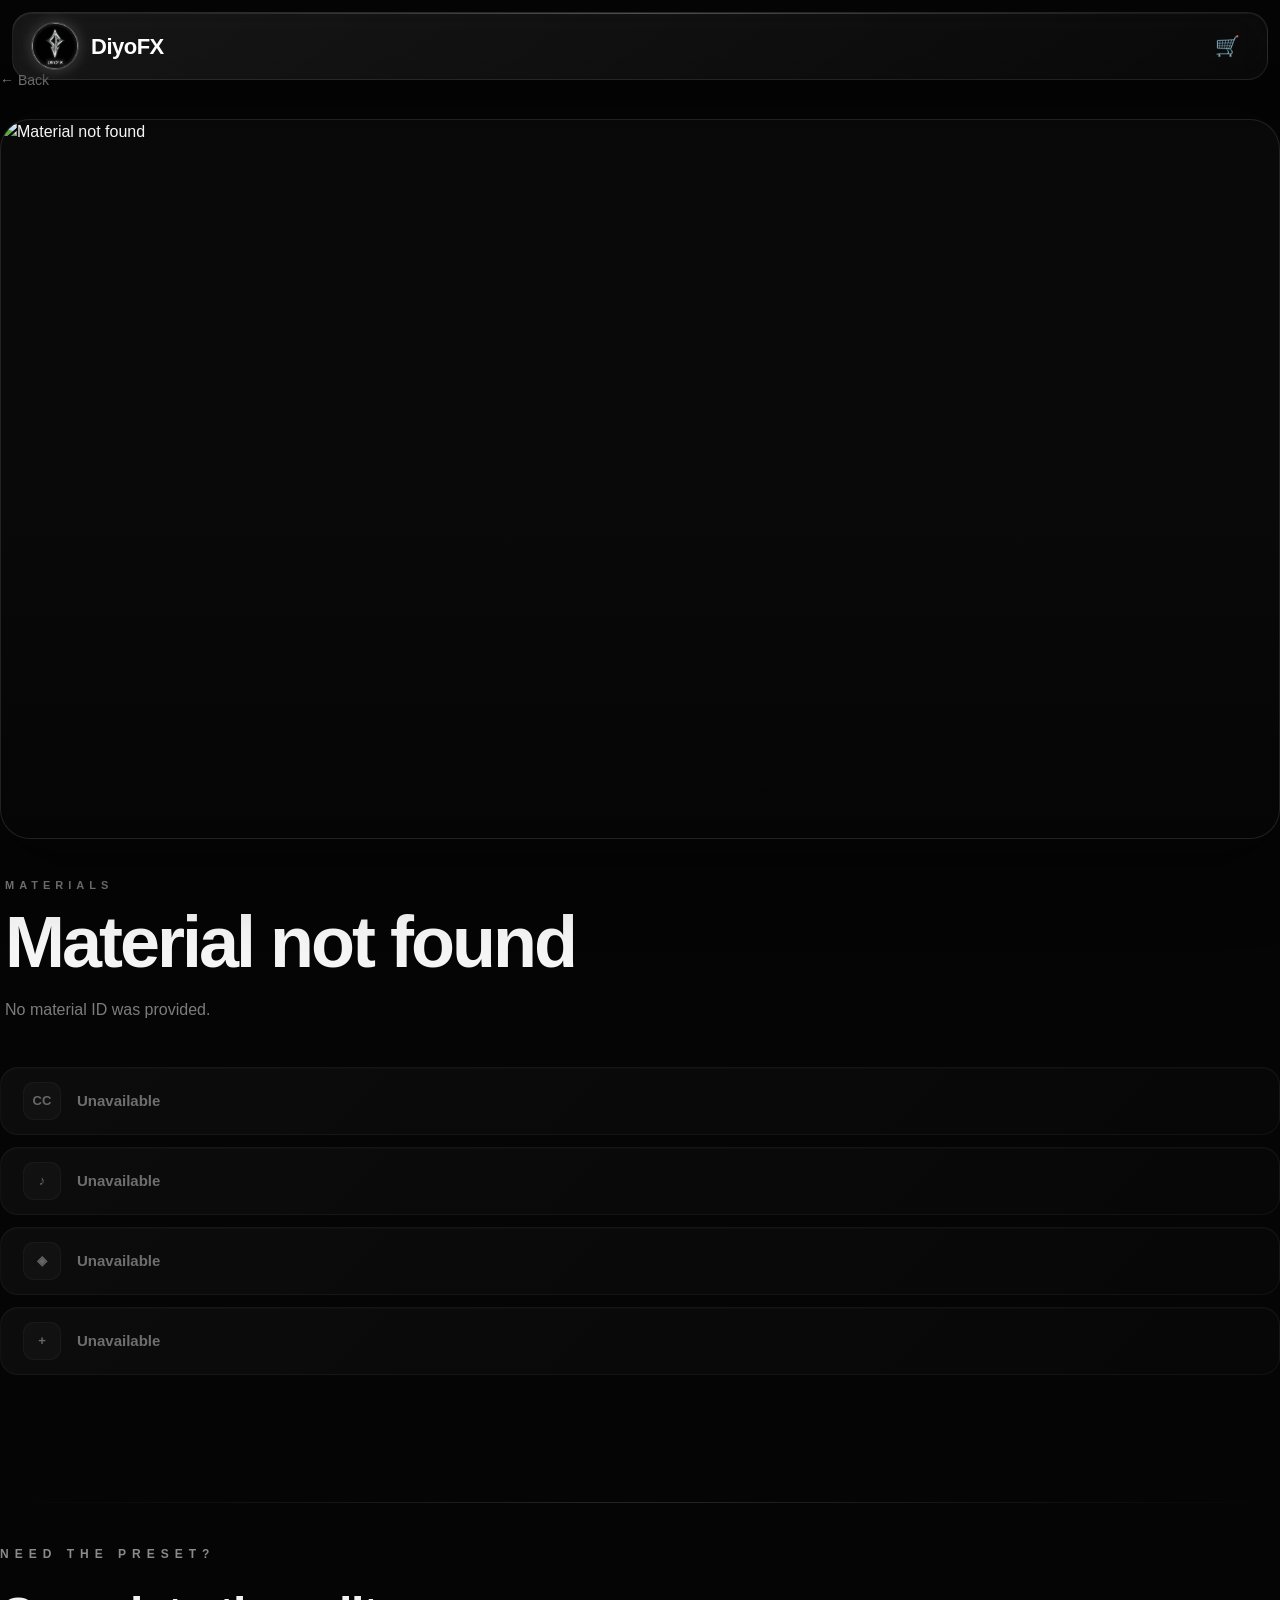
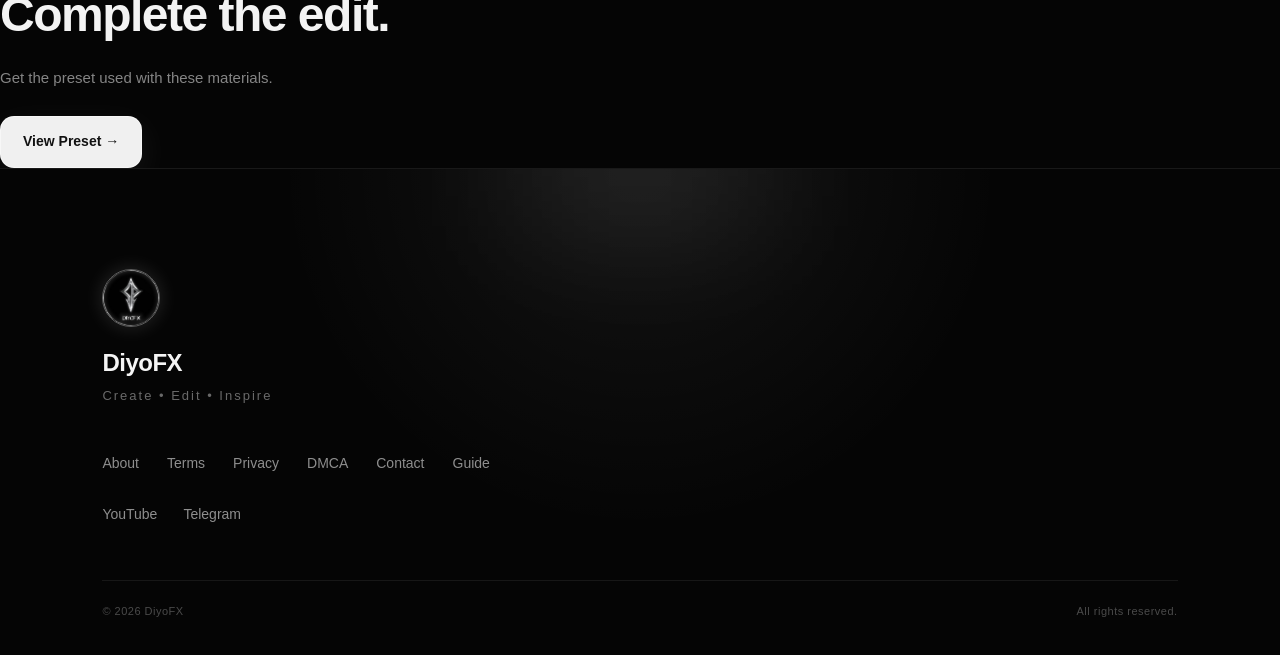
<file: material-detailed.html>
<!DOCTYPE html>
<html lang="en">

<head>

    <meta charset="UTF-8">

    <meta
        name="viewport"
        content="width=device-width, initial-scale=1.0"
    >

    <title>DiyoFX — Materials</title>

    <link
        rel="stylesheet"
        href="style.css"
    >
<!-- Google tag (gtag.js) -->
<script async src="https://www.googletagmanager.com/gtag/js?id=G-VDRK1R10MX"></script>
<script>
  window.dataLayer = window.dataLayer || [];
  function gtag(){dataLayer.push(arguments);}
  gtag('js', new Date());

  gtag('config', 'G-VDRK1R10MX');
</script>
    <script async src="https://pagead2.googlesyndication.com/pagead/js/adsbygoogle.js?client=ca-pub-3647815870114894"
     crossorigin="anonymous"></script>
</head>


<body>


    <!-- =========================
         HEADER
    ========================== -->

    <header class="header">

        <a
            href="index.html"
            class="brand"
        >

            <img
                src="favicon.png"
                alt="DiyoFX Logo"
            >

            <span>DiyoFX</span>

        </a>


        <div class="header-actions">

            <button
                class="cart-btn"
                aria-label="Cart"
            >
                🛒
            </button>


            <button
                class="menu-btn"
                aria-label="Menu"
            >
                ☰
            </button>

        </div>

    </header>



    <!-- =========================
         MATERIAL DETAIL
    ========================== -->

    <main class="materials-detail-page">


        <!-- BACK -->

        <a
            href="material.html"
            class="card-back"
        >
            ← Back
        </a>



        <!-- =========================
             PREVIEW
        ========================== -->

        <div class="card-preview">

            <img
                id="materialThumbnail"
                src=""
                alt="Material"
            >

        </div>



        <!-- =========================
             INFO
        ========================== -->

        <section class="card-info">

            <span
                class="card-label"
                id="materialLabel"
            >
                MATERIALS
            </span>


            <h1 id="materialTitle">
                Loading...
            </h1>


            <p
                class="card-description"
                id="materialDescription"
            >
                Loading materials...
            </p>

        </section>



        <!-- =========================
             MATERIAL ACTIONS
        ========================== -->

        <section class="card-actions">


            <!-- CC -->

            <a
                href="#"
                class="detail-btn"
                id="ccButton"
                download
            >

                <span class="detail-icon">
                    CC
                </span>

                <span>
                    Color Correction
                </span>

            </a>



            <!-- AUDIO -->

            <a
                href="#"
                class="detail-btn"
                id="audioButton"
                download
            >

                <span class="detail-icon">
                    ♪
                </span>

                <span>
                    Audio
                </span>

            </a>



            <!-- OVERLAY -->

            <a
                href="#"
                class="detail-btn"
                id="overlayButton"
                download
            >

                <span class="detail-icon">
                    ◈
                </span>

                <span>
                    Overlay
                </span>

            </a>



            <!-- ADDITIONAL ASSETS -->

            <a
                href="#"
                class="detail-btn"
                id="assetsButton"
                download
            >

                <span class="detail-icon">
                    +
                </span>

                <span>
                    Additional Assets
                </span>

            </a>


        </section>



        <!-- =========================
             PRESET LINK
        ========================== -->

        <section class="card-materials">

            <div class="materials-line"></div>


            <span class="materials-label">
                NEED THE PRESET?
            </span>


            <h2>
                Complete the edit.
            </h2>


            <p>
                Get the preset used with these materials.
            </p>


            <a
                href="#"
                class="materials-btn"
                id="presetLink"
            >
                View Preset →
            </a>

        </section>


    </main>



    <!-- =========================
         FOOTER
    ========================== -->

    <footer class="footer">

        <div class="footer-brand">

            <img
                src="favicon.png"
                alt="DiyoFX Logo"
            >

            <h3>
                DiyoFX
            </h3>

            <p>
                Create • Edit • Inspire
            </p>

        </div>


        <nav
            class="footer-links"
            aria-label="Footer"
        >

            <a href="about.html">
                About
            </a>

            <a href="terms.html">
                Terms
            </a>

            <a href="privacy.html">
                Privacy
            </a>

            <a href="dmca.html">
                DMCA
            </a>

            <a href="contact.html">
                Contact
            </a>
            <a href="guide.html">
    Guide
            </a>

        </nav>


        <div class="footer-socials">

            <a href="#">
                YouTube
            </a>

            <a href="#">
                Telegram
            </a>

        </div>


        <div class="footer-bottom">

            <span>
                © 2026 DiyoFX
            </span>

            <span>
                All rights reserved.
            </span>

        </div>

    </footer>


    <!-- =========================
         MATERIAL DETAIL SCRIPT
    ========================== -->

    <script src="material-detailed.js"></script>
  
<script src="loader.js"></script>

</body>

</html>
</file>
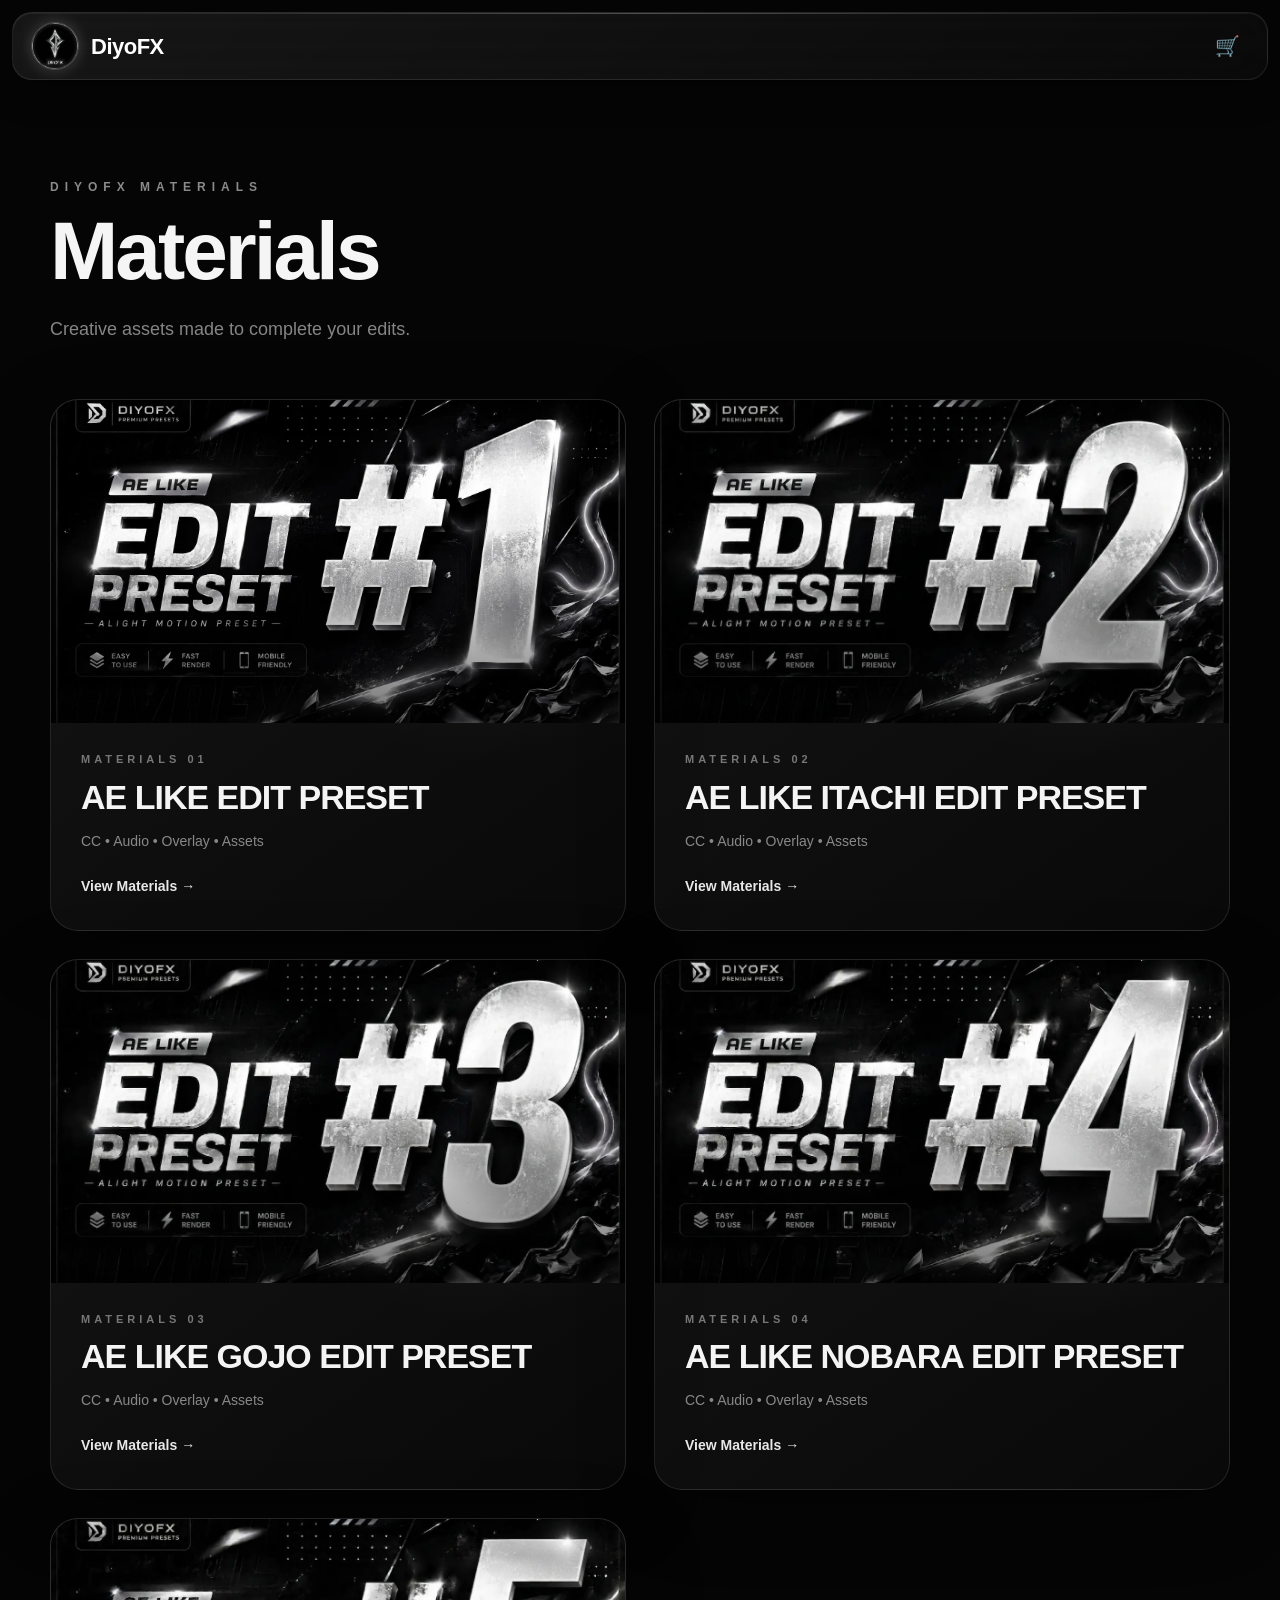
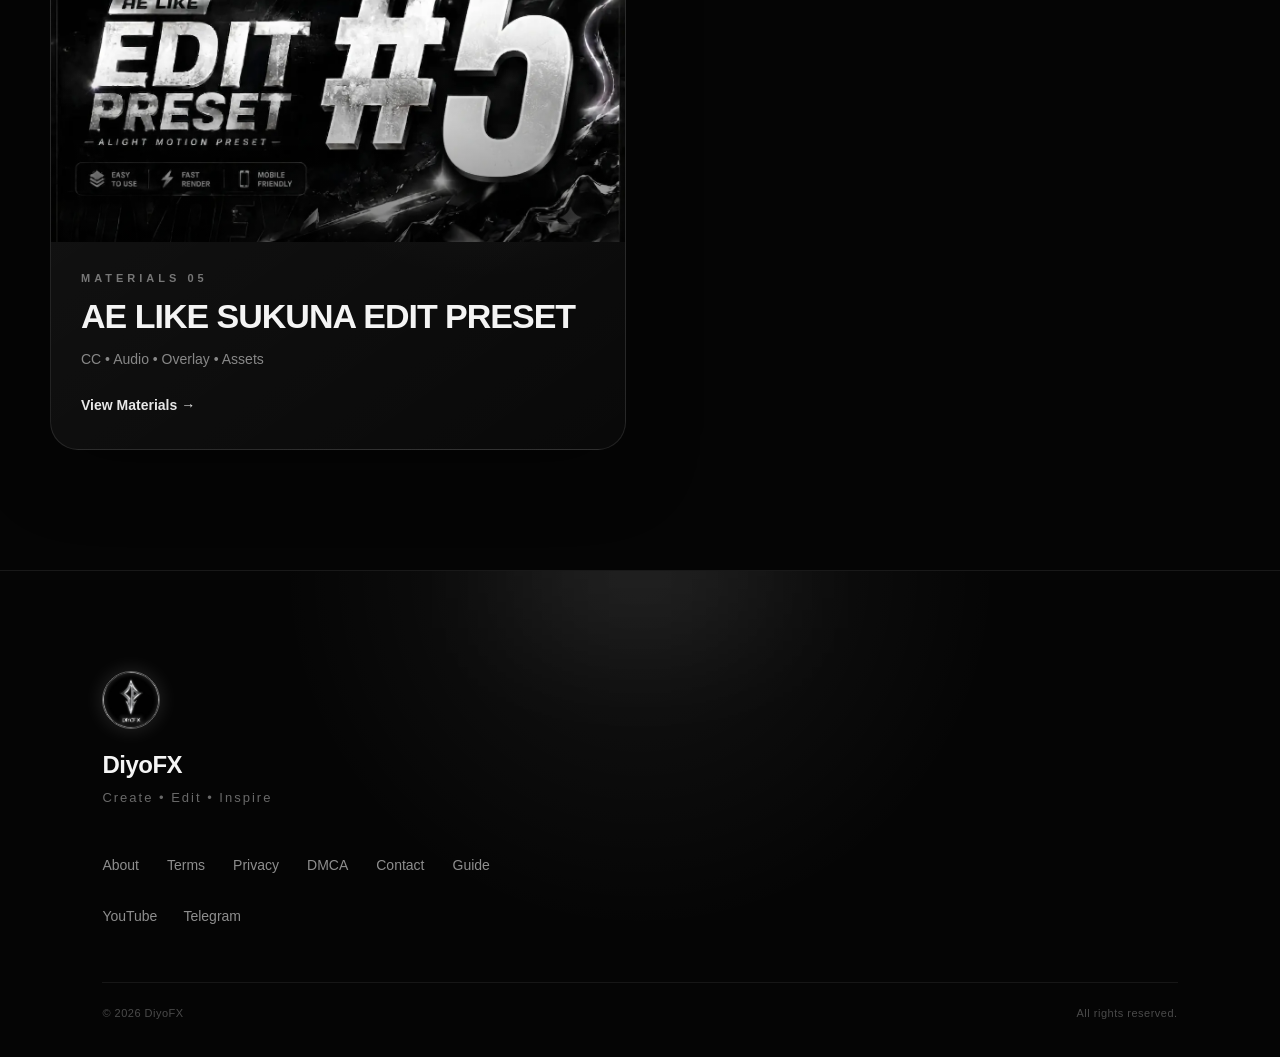
<file: material.html>
<!DOCTYPE html>
<html lang="en">

<head>

    <meta charset="UTF-8">

    <meta
        name="viewport"
        content="width=device-width, initial-scale=1.0"
    >
    <meta
    name="description"
    content="Explore DiyoFX editing materials including CC, audio, overlays and additional assets for Alight Motion edits."
>

    <title>DiyoFX — Materials</title>

    <link
        rel="stylesheet"
        href="style.css"
    >
<!-- Google tag (gtag.js) -->
<script async src="https://www.googletagmanager.com/gtag/js?id=G-VDRK1R10MX"></script>
<script>
  window.dataLayer = window.dataLayer || [];
  function gtag(){dataLayer.push(arguments);}
  gtag('js', new Date());

  gtag('config', 'G-VDRK1R10MX');
</script>
    <script async src="https://pagead2.googlesyndication.com/pagead/js/adsbygoogle.js?client=ca-pub-3647815870114894"
     crossorigin="anonymous"></script>
</head>


<body>


    <!-- =========================
         HEADER
    ========================== -->

    <header class="header">

        <a
            href="index.html"
            class="brand"
        >

            <img
                src="favicon.png"
                alt="DiyoFX Logo"
            >

            <span>DiyoFX</span>

        </a>


        <div class="header-actions">

            <button
                class="cart-btn"
                aria-label="Cart"
            >
                🛒
            </button>


            <button
                class="menu-btn"
                aria-label="Menu"
            >
                ☰
            </button>

        </div>

    </header>



    <!-- =========================
         MATERIALS PAGE
    ========================== -->

    <main class="materials-page">


        <section class="materials-header">

            <span class="materials-label">
                DIYOFX MATERIALS
            </span>


            <h1>
                Materials
            </h1>


            <p>
                Creative assets made to complete
                your edits.
            </p>

        </section>



        <!-- =========================
             MATERIAL CARDS
        ========================== -->

        <section
            class="materials-grid"
            id="materials-grid"
        >


            <!-- TEST CARD -->

        </section>

    </main>



    <!-- =========================
         FOOTER
    ========================== -->

    <footer class="footer">

        <div class="footer-brand">

            <img
                src="favicon.png"
                alt="DiyoFX Logo"
            >

            <h3>
                DiyoFX
            </h3>

            <p>
                Create • Edit • Inspire
            </p>

        </div>


        <nav
            class="footer-links"
            aria-label="Footer"
        >

            <a href="about.html">
                About
            </a>

            <a href="terms.html">
                Terms
            </a>

            <a href="privacy.html">
                Privacy
            </a>

            <a href="dmca.html">
                DMCA
            </a>

            <a href="contact.html">
                Contact
            </a>
            <a href="guide.html">
    Guide
            </a>

        </nav>


        <div class="footer-socials">

            <a href="#">
                YouTube
            </a>

            <a href="#">
                Telegram
            </a>

        </div>


        <div class="footer-bottom">

            <span>
                © 2026 DiyoFX
            </span>

            <span>
                All rights reserved.
            </span>

        </div>

    </footer>

<script src="material.js"></script>
          <script src="loader.js"></script>
</body>

</html>
</file>
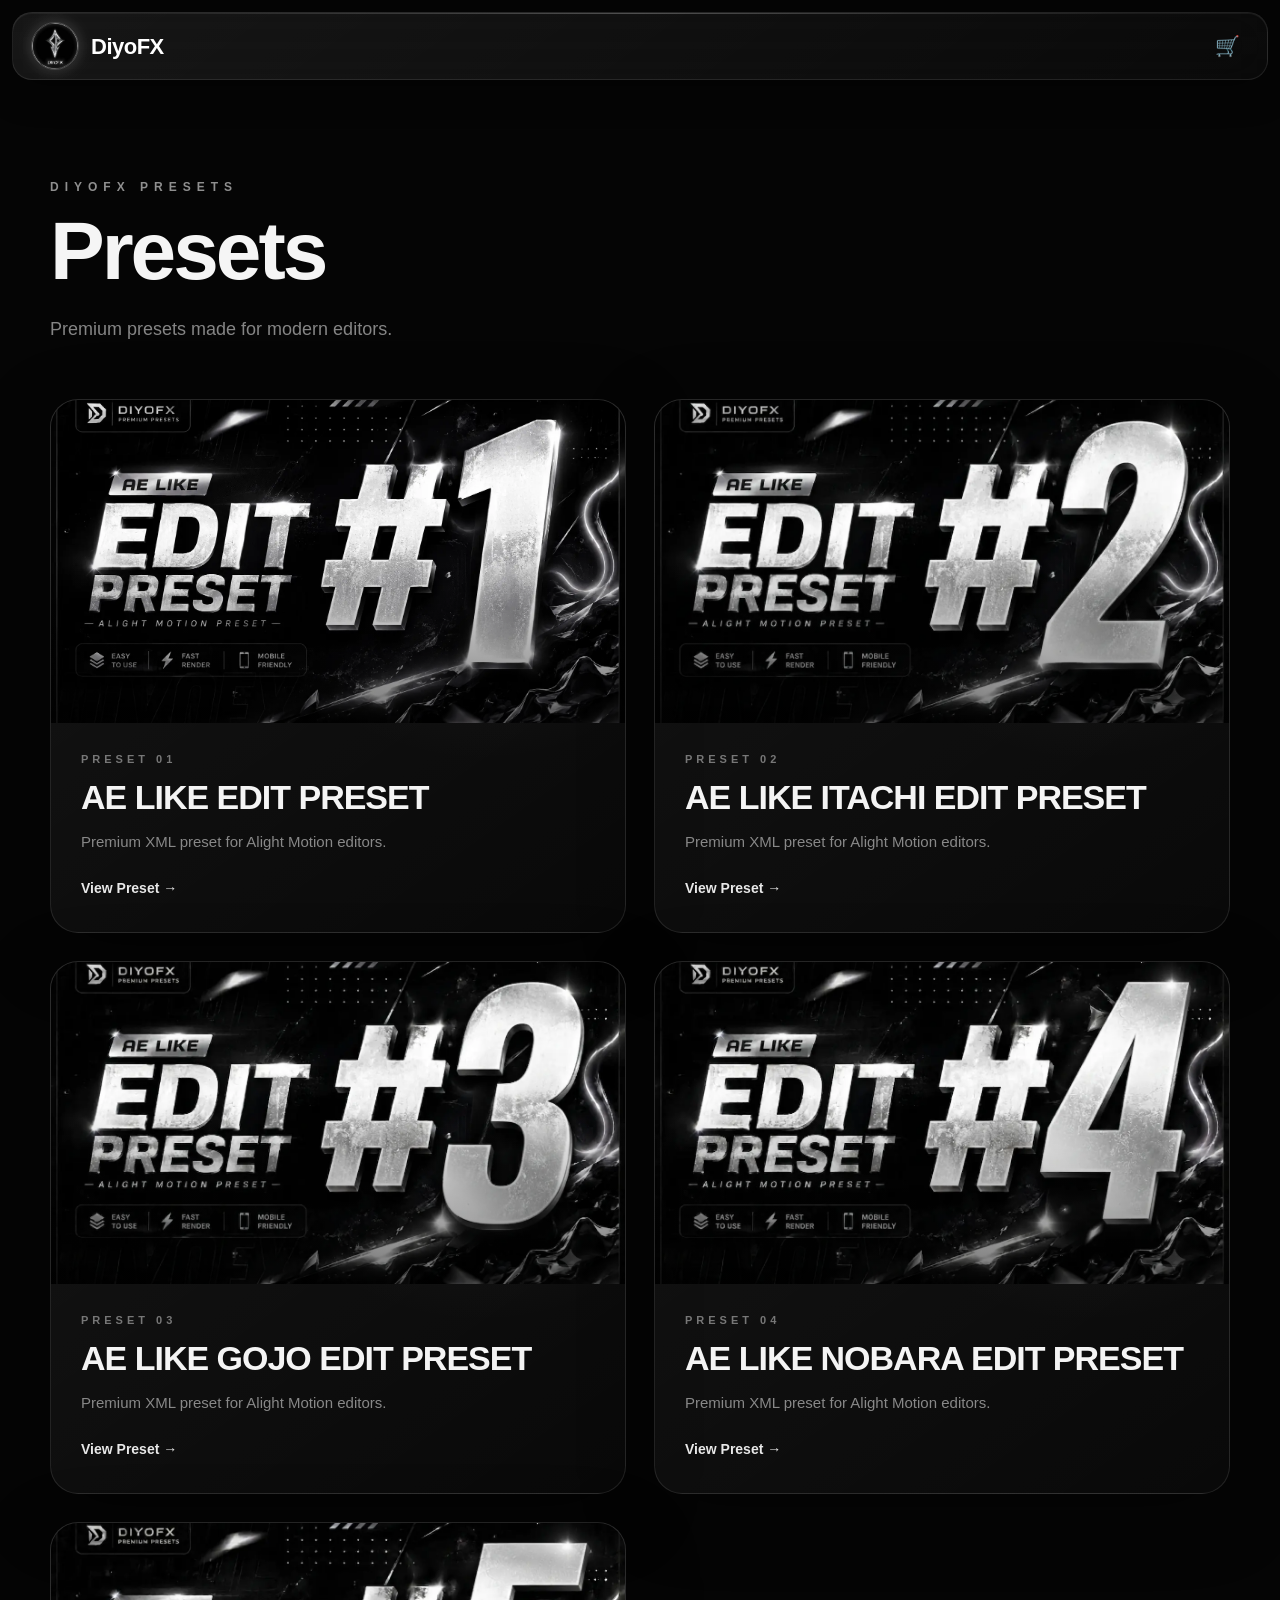
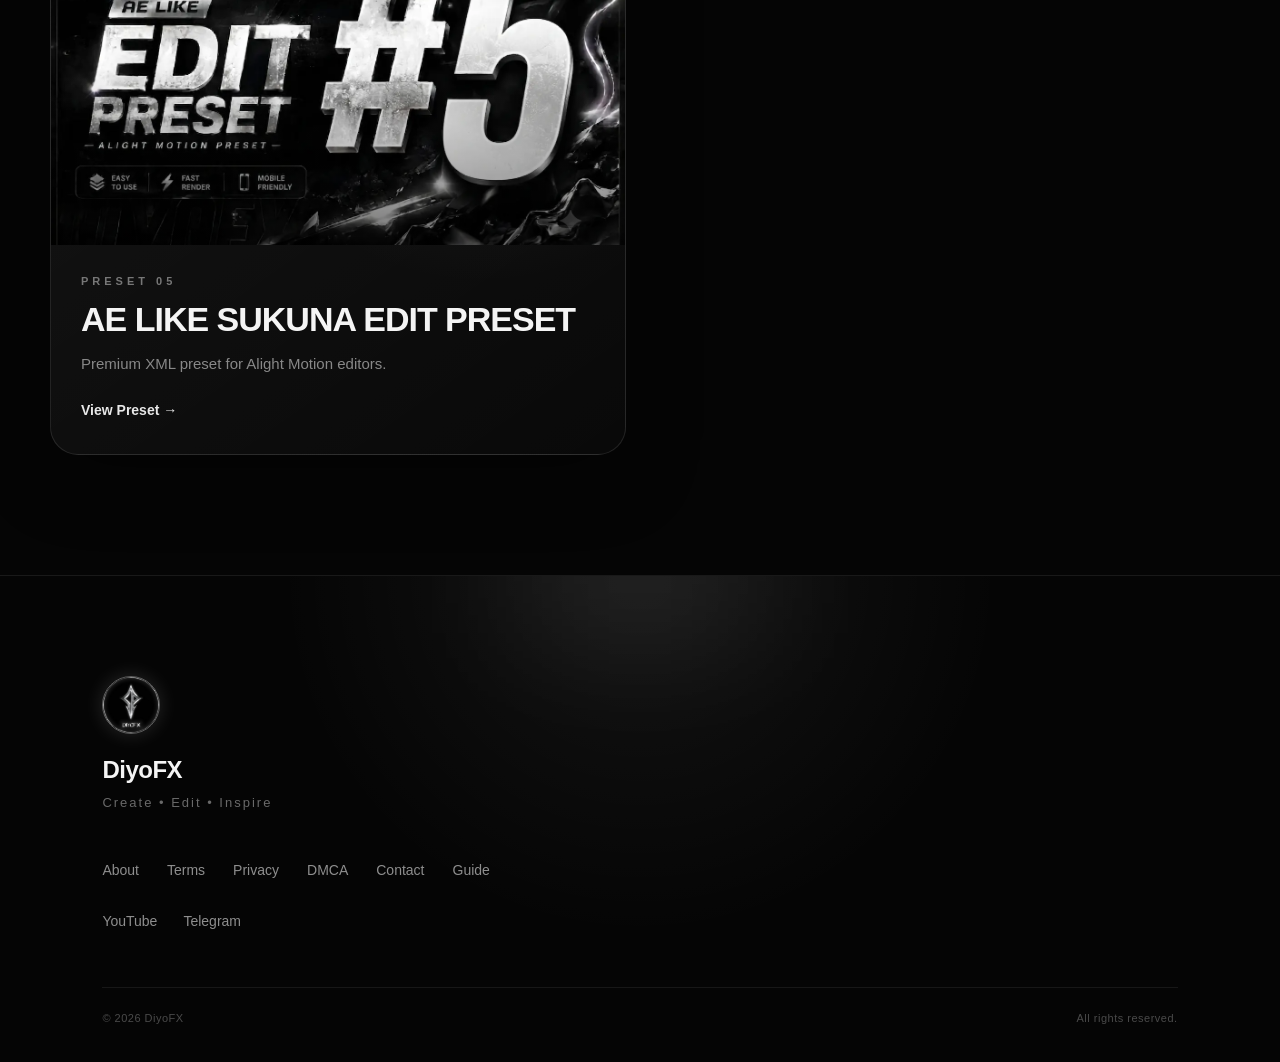
<file: preset.html>
<!DOCTYPE html>
<html lang="en">

<head>

    <meta charset="UTF-8">

    <meta
        name="viewport"
        content="width=device-width, initial-scale=1.0"
    >
    <meta
    name="description"
    content="Explore DiyoFX Alight Motion presets, XML projects and ready-to-use editing presets for your next edit."
>

    <title>DiyoFX — Presets</title>

    <link
        rel="stylesheet"
        href="style.css"
    >
<!-- Google tag (gtag.js) -->
<script async src="https://www.googletagmanager.com/gtag/js?id=G-VDRK1R10MX"></script>
<script>
  window.dataLayer = window.dataLayer || [];
  function gtag(){dataLayer.push(arguments);}
  gtag('js', new Date());

  gtag('config', 'G-VDRK1R10MX');
</script>
    <script async src="https://pagead2.googlesyndication.com/pagead/js/adsbygoogle.js?client=ca-pub-3647815870114894"
     crossorigin="anonymous"></script>
</head>


<body>


    <!-- =========================
         HEADER
    ========================== -->

    <header class="header">

        <a href="index.html" class="brand">

            <img
                src="favicon.png"
                alt="DiyoFX Logo"
            >

            <span>DiyoFX</span>

        </a>


        <div class="header-actions">

            <button
                class="cart-btn"
                aria-label="Cart"
            >
                🛒
            </button>


            <button
                class="menu-btn"
                aria-label="Menu"
            >
                ☰
            </button>

        </div>

    </header>



    <!-- =========================
         PRESETS
    ========================== -->

    <main class="presets-page">


        <section class="presets-header">

            <span class="presets-label">
                DIYOFX PRESETS
            </span>

            <h1>
                Presets
            </h1>

            <p>
                Premium presets made for modern editors.
            </p>

        </section>



        <!-- =========================
             PRESET GRID
        ========================== -->

        <section class="preset-grid" id="preset-grid">
        </section>


    </main>



    <!-- =========================
         FOOTER
    ========================== -->

    <footer class="footer">

        <div class="footer-brand">

            <img
                src="favicon.png"
                alt="DiyoFX Logo"
            >

            <h3>
                DiyoFX
            </h3>

            <p>
                Create • Edit • Inspire
            </p>

        </div>


        <nav
            class="footer-links"
            aria-label="Footer"
        >

            <a href="about.html">
                About
            </a>

            <a href="terms.html">
                Terms
            </a>

            <a href="privacy.html">
                Privacy
            </a>

            <a href="dmca.html">
                DMCA
            </a>

            <a href="contact.html">
                Contact
            </a>
            <a href="guide.html">
    Guide
            </a>

        </nav>


        <div class="footer-socials">

            <a href="#">
                YouTube
            </a>

            <a href="#">
                Telegram
            </a>

        </div>


        <div class="footer-bottom">

            <span>
                © 2026 DiyoFX
            </span>

            <span>
                All rights reserved.
            </span>

        </div>

    </footer>

    <script src="presets.js"></script>
    <script src="loader.js"></script>
</body>



</html>
</file>
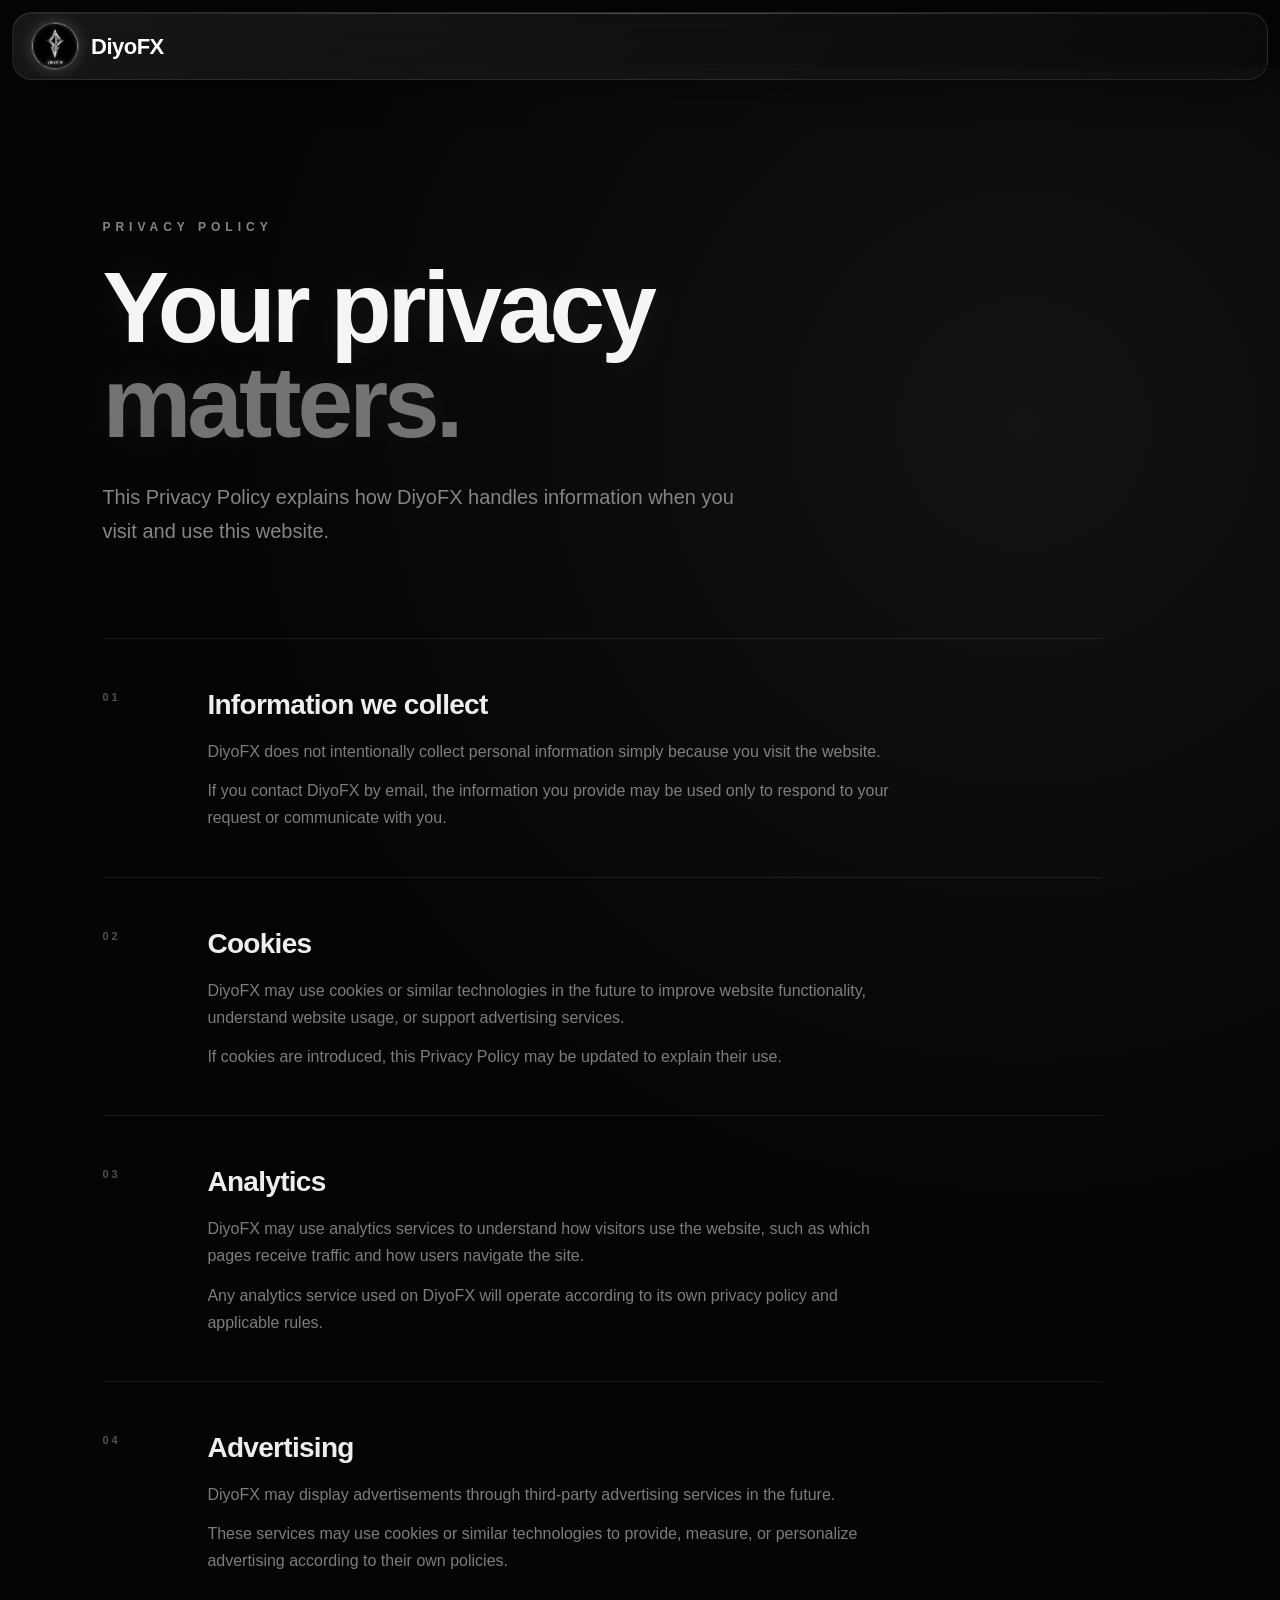
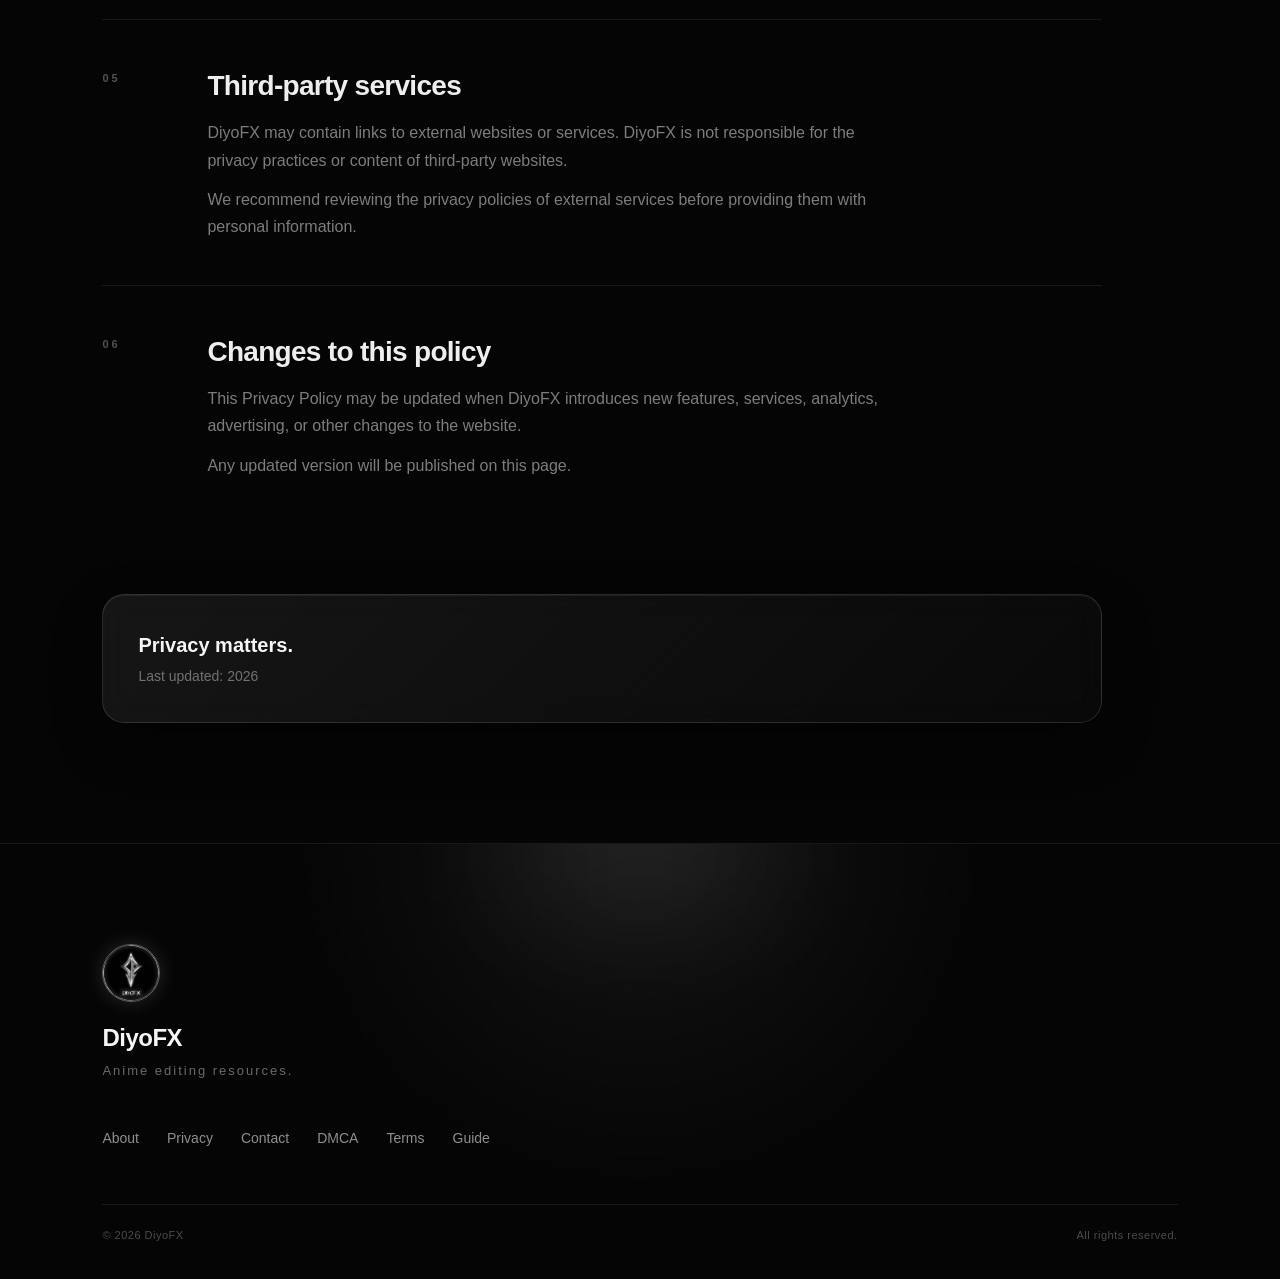
<file: privacy.html>
<!DOCTYPE html>
<html lang="en">

<head>

    <meta charset="UTF-8">

    <meta
        name="viewport"
        content="width=device-width, initial-scale=1.0"
    >
    <meta
    name="description"
    content="Read the DiyoFX Terms of Service covering the use of our website, presets, materials and digital resources."
>

    <title>Privacy Policy — DiyoFX</title>

    <link
        rel="stylesheet"
        href="style.css"
    >
<!-- Google tag (gtag.js) -->
<script async src="https://www.googletagmanager.com/gtag/js?id=G-VDRK1R10MX"></script>
<script>
  window.dataLayer = window.dataLayer || [];
  function gtag(){dataLayer.push(arguments);}
  gtag('js', new Date());

  gtag('config', 'G-VDRK1R10MX');
</script>
    <script async src="https://pagead2.googlesyndication.com/pagead/js/adsbygoogle.js?client=ca-pub-3647815870114894"
     crossorigin="anonymous"></script>
</head>

<body>

    <!-- HEADER -->

    <header class="header">

        <a
            href="index.html"
            class="brand"
        >

            <img
                src="favicon.png"
                alt="DiyoFX"
            >

            <span>DiyoFX</span>

        </a>

        <div class="header-actions">

            <a
                href="index.html"
                class="menu-btn"
            >
                ×
            </a>

        </div>

    </header>


    <!-- PRIVACY -->

    <main class="legal-page">

        <section class="legal-hero">

            <span class="legal-label">
                PRIVACY POLICY
            </span>

            <h1>
                Your privacy
                <span>matters.</span>
            </h1>

            <p>
                This Privacy Policy explains how DiyoFX
                handles information when you visit and
                use this website.
            </p>

        </section>


        <section class="legal-content">

            <div class="legal-block">

                <span class="legal-number">
                    01
                </span>

                <div>

                    <h2>
                        Information we collect
                    </h2>

                    <p>
                        DiyoFX does not intentionally collect
                        personal information simply because
                        you visit the website.
                    </p>

                    <p>
                        If you contact DiyoFX by email, the
                        information you provide may be used
                        only to respond to your request or
                        communicate with you.
                    </p>

                </div>

            </div>


            <div class="legal-block">

                <span class="legal-number">
                    02
                </span>

                <div>

                    <h2>
                        Cookies
                    </h2>

                    <p>
                        DiyoFX may use cookies or similar
                        technologies in the future to improve
                        website functionality, understand
                        website usage, or support advertising
                        services.
                    </p>

                    <p>
                        If cookies are introduced, this
                        Privacy Policy may be updated to
                        explain their use.
                    </p>

                </div>

            </div>


            <div class="legal-block">

                <span class="legal-number">
                    03
                </span>

                <div>

                    <h2>
                        Analytics
                    </h2>

                    <p>
                        DiyoFX may use analytics services to
                        understand how visitors use the
                        website, such as which pages receive
                        traffic and how users navigate the
                        site.
                    </p>

                    <p>
                        Any analytics service used on DiyoFX
                        will operate according to its own
                        privacy policy and applicable rules.
                    </p>

                </div>

            </div>


            <div class="legal-block">

                <span class="legal-number">
                    04
                </span>

                <div>

                    <h2>
                        Advertising
                    </h2>

                    <p>
                        DiyoFX may display advertisements
                        through third-party advertising
                        services in the future.
                    </p>

                    <p>
                        These services may use cookies or
                        similar technologies to provide,
                        measure, or personalize advertising
                        according to their own policies.
                    </p>

                </div>

            </div>


            <div class="legal-block">

                <span class="legal-number">
                    05
                </span>

                <div>

                    <h2>
                        Third-party services
                    </h2>

                    <p>
                        DiyoFX may contain links to external
                        websites or services. DiyoFX is not
                        responsible for the privacy practices
                        or content of third-party websites.
                    </p>

                    <p>
                        We recommend reviewing the privacy
                        policies of external services before
                        providing them with personal information.
                    </p>

                </div>

            </div>


            <div class="legal-block">

                <span class="legal-number">
                    06
                </span>

                <div>

                    <h2>
                        Changes to this policy
                    </h2>

                    <p>
                        This Privacy Policy may be updated
                        when DiyoFX introduces new features,
                        services, analytics, advertising, or
                        other changes to the website.
                    </p>

                    <p>
                        Any updated version will be published
                        on this page.
                    </p>

                </div>

            </div>


            <div class="legal-note">

                <strong>
                    Privacy matters.
                </strong>

                <p>
                    Last updated: 2026
                </p>

            </div>

        </section>

    </main>


    <!-- FOOTER -->

    <footer class="footer">

        <div class="footer-brand">

            <img
                src="favicon.png"
                alt="DiyoFX"
            >

            <h3>
                DiyoFX
            </h3>

            <p>
                Anime editing resources.
            </p>

        </div>


        <div class="footer-links">

            <a href="about.html">
                About
            </a>

            <a href="privacy.html">
                Privacy
            </a>

            <a href="contact.html">
                Contact
            </a>

            <a href="dmca.html">
                DMCA
            </a>

            <a href="terms.html">
                Terms
            </a>
            <a href="guide.html">
    Guide
            </a>

        </div>


        <div class="footer-bottom">

            <span>
                © 2026 DiyoFX
            </span>

            <span>
                All rights reserved.
            </span>

        </div>

    </footer>
<script src="loader.js"></script>
</body>

</html>
</file>
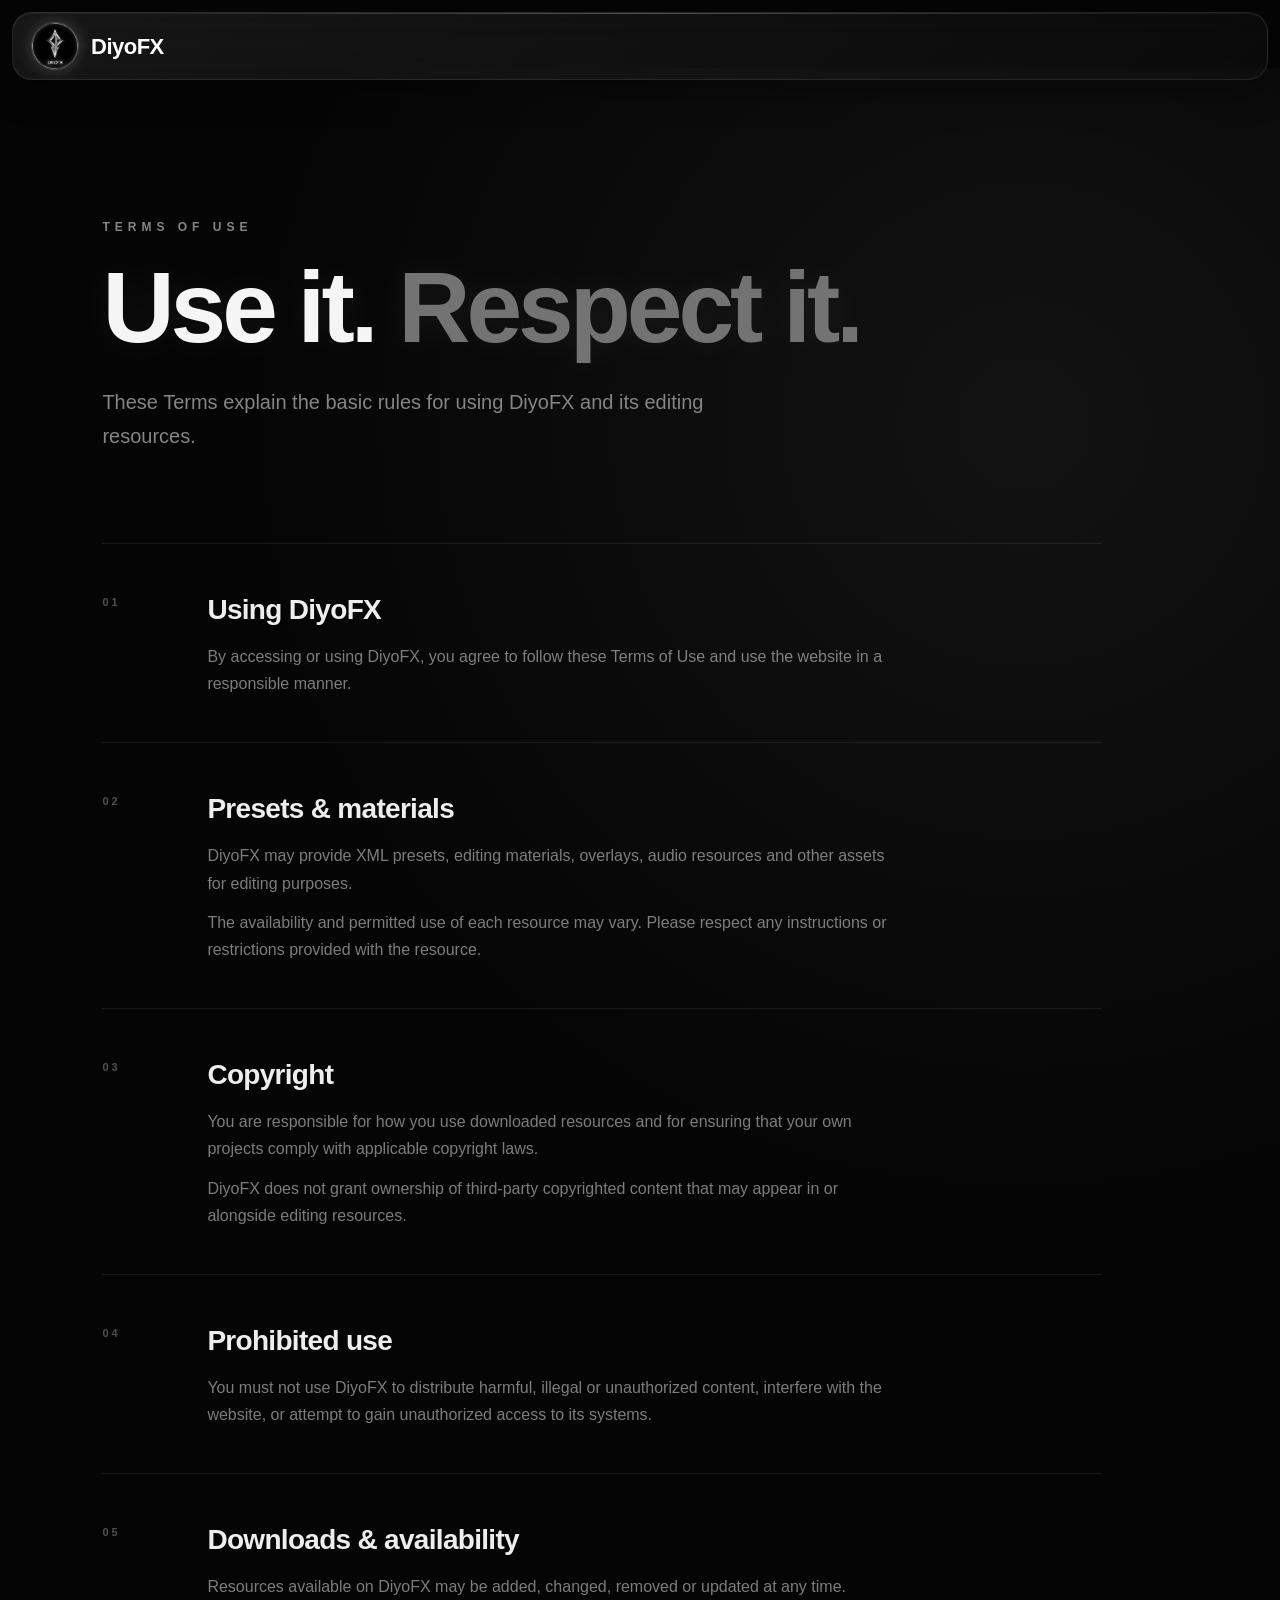
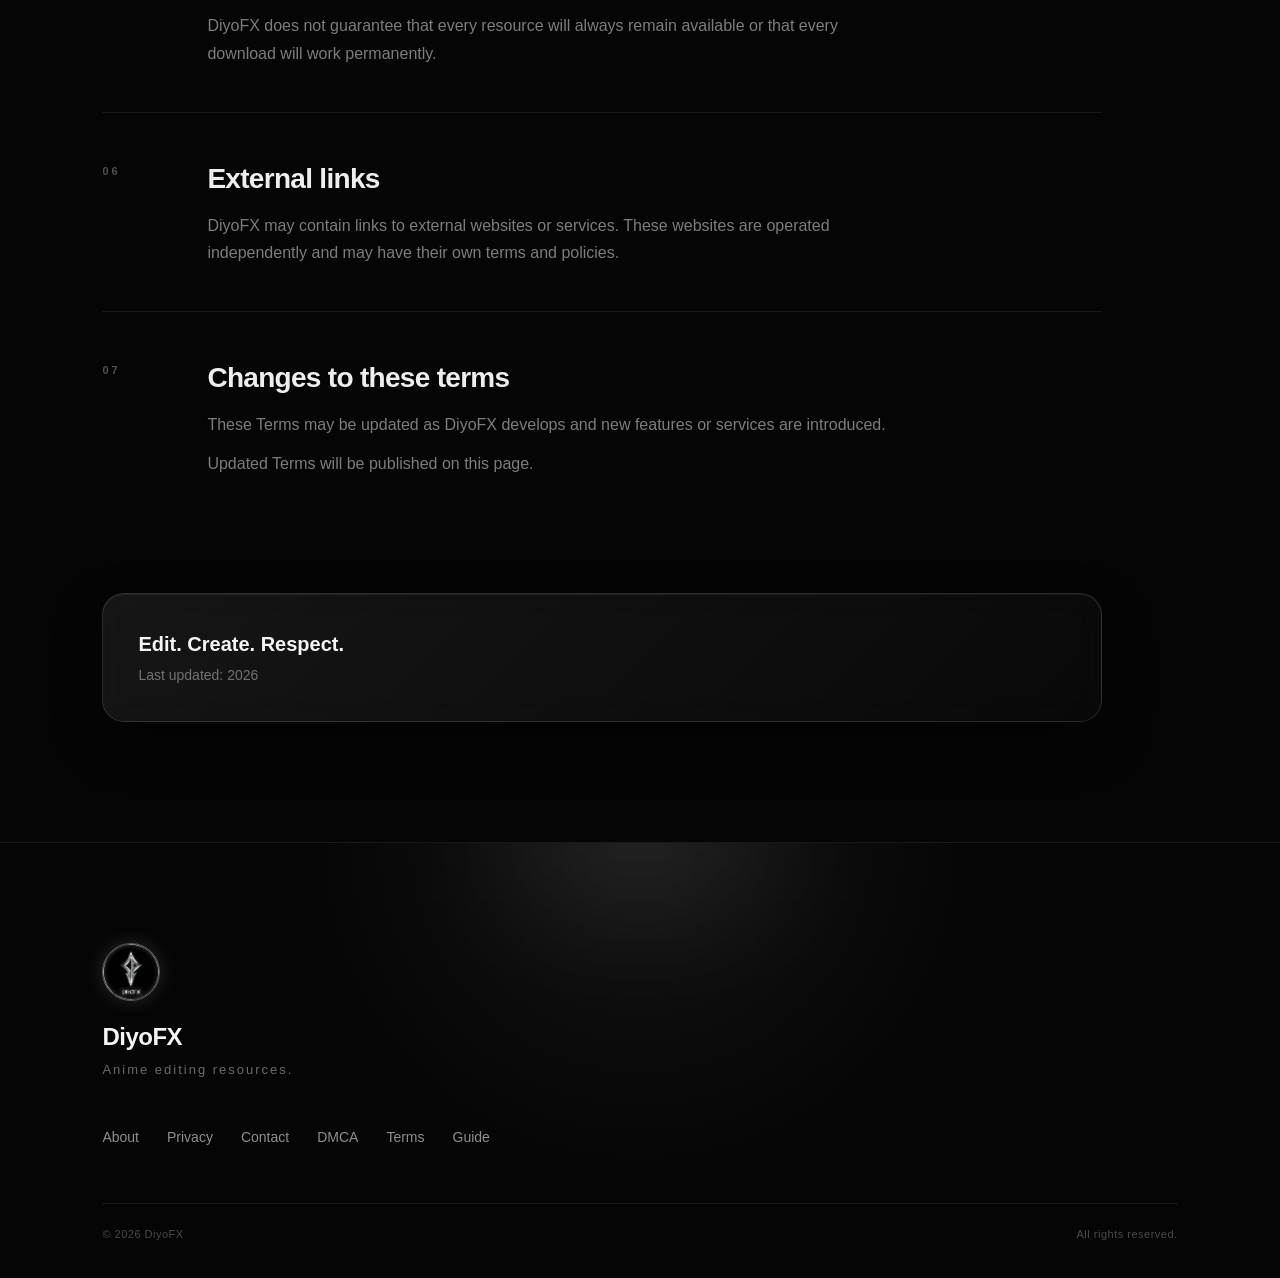
<file: terms.html>
<!DOCTYPE html>
<html lang="en">

<head>

    <meta charset="UTF-8">

    <meta
        name="viewport"
        content="width=device-width, initial-scale=1.0"
    >

    <title>Terms of Use — DiyoFX</title>

    <link
        rel="stylesheet"
        href="style.css"
    >
<!-- Google tag (gtag.js) -->
<script async src="https://www.googletagmanager.com/gtag/js?id=G-VDRK1R10MX"></script>
<script>
  window.dataLayer = window.dataLayer || [];
  function gtag(){dataLayer.push(arguments);}
  gtag('js', new Date());

  gtag('config', 'G-VDRK1R10MX');
</script>
    <script async src="https://pagead2.googlesyndication.com/pagead/js/adsbygoogle.js?client=ca-pub-3647815870114894"
     crossorigin="anonymous"></script>
</head>

<body>

    <!-- HEADER -->

    <header class="header">

        <a
            href="index.html"
            class="brand"
        >

            <img
                src="favicon.png"
                alt="DiyoFX"
            >

            <span>DiyoFX</span>

        </a>

        <div class="header-actions">

            <a
                href="index.html"
                class="menu-btn"
            >
                ×
            </a>

        </div>

    </header>


    <!-- TERMS -->

    <main class="legal-page">

        <section class="legal-hero">

            <span class="legal-label">
                TERMS OF USE
            </span>

            <h1>
                Use it.
                <span>Respect it.</span>
            </h1>

            <p>
                These Terms explain the basic rules for
                using DiyoFX and its editing resources.
            </p>

        </section>


        <section class="legal-content">

            <div class="legal-block">

                <span class="legal-number">
                    01
                </span>

                <div>

                    <h2>
                        Using DiyoFX
                    </h2>

                    <p>
                        By accessing or using DiyoFX,
                        you agree to follow these Terms
                        of Use and use the website in a
                        responsible manner.
                    </p>

                </div>

            </div>


            <div class="legal-block">

                <span class="legal-number">
                    02
                </span>

                <div>

                    <h2>
                        Presets & materials
                    </h2>

                    <p>
                        DiyoFX may provide XML presets,
                        editing materials, overlays, audio
                        resources and other assets for
                        editing purposes.
                    </p>

                    <p>
                        The availability and permitted use
                        of each resource may vary. Please
                        respect any instructions or
                        restrictions provided with the
                        resource.
                    </p>

                </div>

            </div>


            <div class="legal-block">

                <span class="legal-number">
                    03
                </span>

                <div>

                    <h2>
                        Copyright
                    </h2>

                    <p>
                        You are responsible for how you use
                        downloaded resources and for ensuring
                        that your own projects comply with
                        applicable copyright laws.
                    </p>

                    <p>
                        DiyoFX does not grant ownership of
                        third-party copyrighted content that
                        may appear in or alongside editing
                        resources.
                    </p>

                </div>

            </div>


            <div class="legal-block">

                <span class="legal-number">
                    04
                </span>

                <div>

                    <h2>
                        Prohibited use
                    </h2>

                    <p>
                        You must not use DiyoFX to distribute
                        harmful, illegal or unauthorized
                        content, interfere with the website,
                        or attempt to gain unauthorized access
                        to its systems.
                    </p>

                </div>

            </div>


            <div class="legal-block">

                <span class="legal-number">
                    05
                </span>

                <div>

                    <h2>
                        Downloads & availability
                    </h2>

                    <p>
                        Resources available on DiyoFX may be
                        added, changed, removed or updated at
                        any time.
                    </p>

                    <p>
                        DiyoFX does not guarantee that every
                        resource will always remain available
                        or that every download will work
                        permanently.
                    </p>

                </div>

            </div>


            <div class="legal-block">

                <span class="legal-number">
                    06
                </span>

                <div>

                    <h2>
                        External links
                    </h2>

                    <p>
                        DiyoFX may contain links to external
                        websites or services. These websites
                        are operated independently and may
                        have their own terms and policies.
                    </p>

                </div>

            </div>


            <div class="legal-block">

                <span class="legal-number">
                    07
                </span>

                <div>

                    <h2>
                        Changes to these terms
                    </h2>

                    <p>
                        These Terms may be updated as DiyoFX
                        develops and new features or services
                        are introduced.
                    </p>

                    <p>
                        Updated Terms will be published on
                        this page.
                    </p>

                </div>

            </div>


            <div class="legal-note">

                <strong>
                    Edit. Create. Respect.
                </strong>

                <p>
                    Last updated: 2026
                </p>

            </div>

        </section>

    </main>


    <!-- FOOTER -->

    <footer class="footer">

        <div class="footer-brand">

            <img
                src="favicon.png"
                alt="DiyoFX"
            >

            <h3>
                DiyoFX
            </h3>

            <p>
                Anime editing resources.
            </p>

        </div>


        <div class="footer-links">

            <a href="about.html">
                About
            </a>

            <a href="privacy.html">
                Privacy
            </a>

            <a href="contact.html">
                Contact
            </a>

            <a href="dmca.html">
                DMCA
            </a>

            <a href="terms.html">
                Terms
            </a>
            <a href="guide.html">
    Guide
            </a>

        </div>


        <div class="footer-bottom">

            <span>
                © 2026 DiyoFX
            </span>

            <span>
                All rights reserved.
            </span>

        </div>

    </footer>
<script src="loader.js"></script>
</body>

</html>
</file>
<file: style.css>
/* =========================================================
   DIYOFX — PREMIUM RESPONSIVE SYSTEM
   Black / Silver / White
========================================================= */


/* =========================================================
   RESET
========================================================= */

* {
    margin: 0;
    padding: 0;
    box-sizing: border-box;
}

html {
    scroll-behavior: smooth;
}

body {
    min-height: 100vh;

    font-family:
        Arial,
        Helvetica,
        sans-serif;

    background: #050505;
    color: #f5f5f5;

    line-height: 1.5;

    overflow-x: hidden;

    -webkit-font-smoothing: antialiased;
    -webkit-tap-highlight-color: transparent;
}

a {
    color: inherit;
    text-decoration: none;
}

button {
    font: inherit;
}

img {
    display: block;
    max-width: 100%;
}


/* =========================================================
   HEADER
========================================================= */

.header {
    position: sticky;
    top: 12px;
    z-index: 1000;

    width: calc(100% - 24px);
    height: 68px;

    margin: 0 12px;

    display: flex;
    align-items: center;
    justify-content: space-between;

    padding: 0 18px;

    background:
        linear-gradient(
            145deg,
            rgba(255,255,255,.075),
            rgba(255,255,255,.025)
        );

    border: 1px solid rgba(255,255,255,.09);
    border-radius: 20px;

    backdrop-filter: blur(22px);
    -webkit-backdrop-filter: blur(22px);

    box-shadow:
        0 10px 35px rgba(0,0,0,.35),
        inset 0 1px 0 rgba(255,255,255,.055);

    overflow: hidden;
}

.header::before {
    content: "";

    position: absolute;
    top: 0;
    left: 10%;
    right: 10%;

    height: 1px;

    background:
        linear-gradient(
            90deg,
            transparent,
            rgba(255,255,255,.22),
            transparent
        );

    pointer-events: none;
}


/* =========================================================
   BRAND
========================================================= */

.brand {
    position: relative;
    z-index: 2;

    display: flex;
    align-items: center;

    gap: 12px;

    color: #fff;

    font-size: 22px;
    font-weight: 700;

    letter-spacing: -0.5px;
}

.brand img {
    width: 48px;
    height: 48px;

    object-fit: cover;

    border-radius: 50%;

    border: 1px solid rgba(255,255,255,.22);

    box-shadow:
        0 0 14px rgba(255,255,255,.15),
        0 0 30px rgba(255,255,255,.06);

    transition:
        transform .35s ease,
        box-shadow .35s ease;
}

.brand:hover img {
    transform: scale(1.05);

    box-shadow:
        0 0 18px rgba(255,255,255,.28),
        0 0 35px rgba(255,255,255,.10);
}

/* =========================================================
   HEADER ACTIONS
========================================================= */

.header-actions {
    position: relative;
    z-index: 2;

    display: flex;
    align-items: center;

    gap: 8px;
}


/* =========================================================
   CART
========================================================= */

.cart-btn {
    width: 44px;
    height: 44px;

    display: flex;
    align-items: center;
    justify-content: center;

    border: 1px solid transparent;
    border-radius: 13px;

    background: transparent;

    color: #bfc0c2;

    cursor: pointer;

    font-size: 20px;

    transition:
        background .3s ease,
        border-color .3s ease,
        color .3s ease,
        transform .25s ease,
        box-shadow .3s ease;
}

.cart-btn:hover {
    color: #fff;

    background: rgba(255,255,255,.06);

    border-color: rgba(255,255,255,.12);

    box-shadow:
        0 0 20px rgba(255,255,255,.06);
}

.cart-btn:active {
    transform: scale(.92);
}


/* =========================================================
   MENU
========================================================= */

.menu-btn {
    position: relative;

    width: 48px;
    height: 48px;

    display: flex;
    align-items: center;
    justify-content: center;

    border: 1px solid rgba(255,255,255,.14);
    border-radius: 14px;

    background:
        linear-gradient(
            145deg,
            rgba(255,255,255,.085),
            rgba(255,255,255,.025)
        );

    color: #eeeeee;

    cursor: pointer;

    font-size: 22px;

    box-shadow:
        0 0 0 1px rgba(255,255,255,.025),
        0 7px 22px rgba(0,0,0,.35),
        0 0 22px rgba(255,255,255,.055);

    backdrop-filter: blur(12px);
    -webkit-backdrop-filter: blur(12px);

    transition:
        transform .3s ease,
        background .3s ease,
        border-color .3s ease,
        box-shadow .3s ease;
}

.menu-btn::before {
    content: "";

    position: absolute;
    inset: 1px;

    border-radius: 13px;

    border: 1px solid rgba(255,255,255,.035);

    pointer-events: none;
}

.menu-btn:hover {
    transform: translateY(-2px);

    border-color: rgba(255,255,255,.28);

    background:
        linear-gradient(
            145deg,
            rgba(255,255,255,.13),
            rgba(255,255,255,.045)
        );

    box-shadow:
        0 10px 28px rgba(0,0,0,.42),
        0 0 28px rgba(255,255,255,.12);
}

.menu-btn:active {
    transform: scale(.93);
}

/* =========================================================
   HERO
========================================================= */

.hero {
    position: relative;

    min-height: 860px;

    display: grid;

    grid-template-columns:
        minmax(0, 1fr)
        minmax(480px, .9fr);

    align-items: center;

    gap: 40px;

    padding:
        90px
        clamp(40px, 8vw, 120px);

    overflow: hidden;
}


/* =========================================================
   HERO BACKGROUND GLOW
========================================================= */

.hero-bg-glow {
    position: absolute;

    width: 620px;
    height: 620px;

    right: 5%;
    top: 50%;

    transform: translateY(-50%);

    border-radius: 50%;

    background:
        radial-gradient(
            circle,
            rgba(255,255,255,.075),
            rgba(255,255,255,.025) 40%,
            transparent 72%
        );

    filter: blur(90px);

    pointer-events: none;

    animation:
        heroGlow 7s ease-in-out infinite;
}

@keyframes heroGlow {

    0%,
    100% {
        transform:
            translateY(-50%)
            scale(1);

        opacity: .55;
    }

    50% {
        transform:
            translateY(-50%)
            scale(1.1);

        opacity: .85;
    }
}


/* =========================================================
   HERO CONTENT
========================================================= */

.hero-content {
    position: relative;

    z-index: 5;

    max-width: 650px;
}

.hero-brand {
    display: block;

    margin-bottom: 24px;

    color: #bcbcbc;

    font-size: 15px;
    font-weight: 500;

    letter-spacing: 3px;

    text-shadow:
        0 0 20px rgba(255,255,255,.12);
}


/* =========================================================
   HERO TITLE
========================================================= */

.hero h1 {
    margin: 0;

    color: #f5f5f5;

    font-size:
        clamp(
            58px,
            6vw,
            94px
        );

    font-weight: 700;

    line-height: .96;

    letter-spacing: -3px;

    text-shadow:
        0 0 35px rgba(255,255,255,.08);
}

.hero h1 span {
    color: #737373;

    text-shadow:
        0 0 18px rgba(255,255,255,.08);
}


/* =========================================================
   HERO DESCRIPTION
========================================================= */

.hero p {
    max-width: 600px;

    margin-top: 30px;

    color: #969696;

    font-size: 20px;

    line-height: 1.7;

    font-weight: 400;
}


/* =========================================================
   HERO BUTTONS
========================================================= */

.hero-actions {
    display: flex;

    gap: 16px;

    width: 100%;
    max-width: 650px;

    margin-top: 38px;
}

.hero-actions a {
    flex: 1;

    min-height: 66px;

    display: flex;
    align-items: center;
    justify-content: center;

    padding: 0 26px;

    border-radius: 20px;

    font-size: 17px;
    font-weight: 700;

    letter-spacing: .1px;

    transition:
        transform .3s ease,
        box-shadow .3s ease,
        background .3s ease,
        border-color .3s ease;
}

/* PRIMARY */

.primary-btn {
    color: #080808;

    background:
        linear-gradient(
            135deg,
            #ffffff,
            #d7d7d7
        );

    border: 1px solid rgba(255,255,255,.85);

    box-shadow:
        0 12px 35px rgba(255,255,255,.08),
        inset 0 1px 0 rgba(255,255,255,.95);
}

.primary-btn:hover {
    transform: translateY(-4px);

    box-shadow:
        0 18px 45px rgba(255,255,255,.15),
        0 0 30px rgba(255,255,255,.08);
}


/* SECONDARY */

.secondary-btn {
    color: #f2f2f2;

    background:
        linear-gradient(
            135deg,
            rgba(255,255,255,.075),
            rgba(255,255,255,.025)
        );

    border: 1px solid rgba(255,255,255,.16);

    backdrop-filter: blur(14px);
    -webkit-backdrop-filter: blur(14px);

    box-shadow:
        0 10px 30px rgba(0,0,0,.25),
        inset 0 1px 0 rgba(255,255,255,.06);
}

.secondary-btn:hover {
    transform: translateY(-4px);

    border-color:
        rgba(255,255,255,.32);

    background:
        linear-gradient(
            135deg,
            rgba(255,255,255,.11),
            rgba(255,255,255,.04)
        );

    box-shadow:
        0 15px 40px rgba(255,255,255,.07);
}

.hero-actions a:active {
    transform: scale(.98);
}


/* =========================================================
   HERO VISUAL
========================================================= */

.hero-visual {
    position: relative;

    min-height: 560px;

    display: flex;
    align-items: center;
    justify-content: center;

    z-index: 3;
}

/* =========================================================
   LOGO GLOW
========================================================= */

.hero-logo-glow {
    position: absolute;

    width: 360px;
    height: 360px;

    border-radius: 50%;

    background:
        radial-gradient(
            circle,
            rgba(255,255,255,.18),
            rgba(255,255,255,.04) 42%,
            transparent 70%
        );

    filter: blur(35px);

    animation:
        logoGlow 5s ease-in-out infinite;

    pointer-events: none;
}

@keyframes logoGlow {

    0%,
    100% {
        transform: scale(.96);
        opacity: .55;
    }

    50% {
        transform: scale(1.08);
        opacity: .85;
    }
}


/* =========================================================
   MAIN HERO LOGO
========================================================= */

.hero-logo {
    position: relative;

    width: 350px;
    height: 350px;

    display: flex;
    align-items: center;
    justify-content: center;

    border-radius: 50%;

    overflow: hidden;

    background:
        radial-gradient(
            circle,
            #151515 0%,
            #050505 68%
        );

    border:
        1px solid rgba(255,255,255,.38);

    box-shadow:
        0 0 0 1px rgba(255,255,255,.05),
        0 0 55px rgba(255,255,255,.10),
        inset 0 0 55px rgba(255,255,255,.035);

    animation:
        logoFloat 5s ease-in-out infinite;
}

.hero-logo img {
    width: 72%;
    height: 72%;

    object-fit: contain;

    filter:
        drop-shadow(0 0 12px rgba(255,255,255,.55))
        drop-shadow(0 0 35px rgba(255,255,255,.18));
}


/* =========================================================
   LOGO SHINE
========================================================= */

.logo-shine {
    position: absolute;

    top: -30%;
    left: -80%;

    width: 45%;
    height: 160%;

    background:
        linear-gradient(
            90deg,
            transparent,
            rgba(255,255,255,.3),
            transparent
        );

    transform: rotate(25deg);

    animation:
        logoShine 5s ease-in-out infinite;

    pointer-events: none;
}

@keyframes logoShine {

    0% {
        left: -80%;
    }

    45%,
    100% {
        left: 140%;
    }
}

/* =========================================================
   ORBIT RINGS
========================================================= */

.hero-orbit {
    position: absolute;

    width: 410px;
    height: 410px;

    border-radius: 50%;

    border:
        1px solid rgba(255,255,255,.13);

    animation:
        orbitRotate 18s linear infinite;
}

.hero-orbit::before {
    content: "";

    position: absolute;

    width: 7px;
    height: 7px;

    top: 18px;
    left: 50%;

    border-radius: 50%;

    background: #fff;

    box-shadow:
        0 0 12px #fff,
        0 0 25px rgba(255,255,255,.55);
}

.hero-orbit-small {
    width: 465px;
    height: 465px;

    border-color:
        rgba(255,255,255,.055);

    animation:
        orbitRotate 25s linear infinite reverse;
}

.hero-orbit-small::before {
    width: 4px;
    height: 4px;

    top: auto;
    bottom: 25px;

    box-shadow:
        0 0 10px #fff;
}

@keyframes orbitRotate {

    from {
        transform: rotate(0deg);
    }

    to {
        transform: rotate(360deg);
    }
}

@keyframes logoFloat {

    0%,
    100% {
        transform: translateY(0);
    }

    50% {
        transform: translateY(-10px);
    }
}


/* =========================================================
   HERO CODE
========================================================= */

.hero-code {
    position: absolute;

    bottom: 35px;

    color: #686868;

    font-size: 10px;
    font-weight: 500;

    letter-spacing: 5px;
}


/* =========================================================
   STUDIO
========================================================= */

.studio {
    position: relative;

    min-height: 600px;

    display: flex;
    align-items: center;

    padding:
        130px
        clamp(38px, 8vw, 120px);

    overflow: hidden;

    background:
        radial-gradient(
            circle at 85% 50%,
            rgba(255,255,255,.055),
            transparent 38%
        ),
        linear-gradient(
            180deg,
            #090909,
            #0d0d0d
        );

    border-top:
        1px solid rgba(255,255,255,.045);

    border-bottom:
        1px solid rgba(255,255,255,.045);
}

.studio::before {
    content: "";

    position: absolute;

    width: 420px;
    height: 420px;

    right: -180px;
    top: 50%;

    transform: translateY(-50%);

    border-radius: 50%;

    background:
        rgba(255,255,255,.055);

    filter: blur(110px);

    pointer-events: none;
}

.studio::after {
    content: "";

    position: absolute;

    left: 8%;
    right: 8%;

    top: 50%;

    height: 1px;

    background:
        linear-gradient(
            90deg,
            transparent,
            rgba(255,255,255,.08),
            transparent
        );

    pointer-events: none;
}

.studio-content {
    position: relative;

    z-index: 2;

    max-width: 900px;
}

.studio-label {
    display: block;

    margin-bottom: 22px;

    color: #8d8d8d;

    font-size: 13px;
    font-weight: 600;

    letter-spacing: 5px;

    text-transform: uppercase;
}

.studio-content h2 {
    color: #f5f5f5;

    font-size:
        clamp(
            48px,
            7vw,
            92px
        );

    font-weight: 700;

    line-height: 1;

    letter-spacing: -3px;

    text-shadow:
        0 0 30px rgba(255,255,255,.07);
}

.studio-content p {
    max-width: 650px;

    margin-top: 28px;

    color: #858585;

    font-size: 21px;

    line-height: 1.7;
}


/* =========================================================
   STUDIO CARDS
========================================================= */

.studio-cards {
    margin-top: 55px;

    display: grid;

    grid-template-columns:
        repeat(2, minmax(0, 1fr));

    gap: 20px;
}

.studio-card {
    position: relative;

    min-height: 230px;

    display: flex;
    align-items: center;

    gap: 22px;

    padding: 30px 26px;

    color: #fff;

    background:
        linear-gradient(
            135deg,
            rgba(255,255,255,.07),
            rgba(255,255,255,.015)
        );

    border:
        1px solid rgba(255,255,255,.14);

    border-radius: 24px;

    backdrop-filter: blur(18px);
    -webkit-backdrop-filter: blur(18px);

    box-shadow:
        inset 0 1px 0 rgba(255,255,255,.08),
        0 20px 50px rgba(0,0,0,.35);

    overflow: hidden;

    transition:
        transform .35s ease,
        border-color .35s ease,
        box-shadow .35s ease;
}

.studio-card::before {
    content: "";

    position: absolute;

    width: 180px;
    height: 180px;

    top: -100px;
    right: -70px;

    border-radius: 50%;

    background:
        rgba(255,255,255,.08);

    filter: blur(45px);

    pointer-events: none;
}

.card-number {
    align-self: flex-start;

    color:
        rgba(255,255,255,.4);

    font-size: 11px;

    letter-spacing: 3px;
}

.card-info {
    flex: 1;
}

.card-info h3 {
    margin-bottom: 7px;

    font-size: 28px;
    font-weight: 600;

    letter-spacing: -.7px;
}

.card-info p {
    color:
        rgba(255,255,255,.48);

    font-size: 16px;

    line-height: 1.5;
}

.card-arrow {
    color:
        rgba(255,255,255,.65);

    font-size: 28px;

    transition:
        transform .35s ease,
        color .35s ease;
}

.studio-card:hover {
    transform: translateY(-5px);

    border-color:
        rgba(255,255,255,.28);

    box-shadow:
        inset 0 1px 0 rgba(255,255,255,.12),
        0 25px 60px rgba(0,0,0,.5);
}

.studio-card:hover .card-arrow {
    transform: translateX(7px);

    color: #fff;
}


/* =========================================================
   FOOTER
========================================================= */

.footer {
    position: relative;

    margin-top: 0;

    padding:
        100px
        clamp(38px, 8vw, 120px)
        35px;

    border-top:
        1px solid rgba(255,255,255,.08);

    background:
        radial-gradient(
            circle at 50% 0%,
            rgba(255,255,255,.06),
            transparent 45%
        ),
        #050505;

    overflow: hidden;
}

.footer::before {
    content: "";

    position: absolute;

    top: -80px;
    left: 50%;

    width: 260px;
    height: 140px;

    transform: translateX(-50%);

    background:
        rgba(255,255,255,.08);

    filter: blur(70px);

    pointer-events: none;
}

.footer-brand {
    position: relative;

    z-index: 1;

    display: flex;
    flex-direction: column;
    align-items: flex-start;
}

.footer-brand img {
    width: 58px;
    height: 58px;

    object-fit: cover;

    border-radius: 50%;

    border:
        1px solid rgba(255,255,255,.35);

    box-shadow:
        0 0 20px rgba(255,255,255,.14);
}

.footer-brand h3 {
    margin: 18px 0 5px;

    font-size: 24px;
    font-weight: 600;

    letter-spacing: -.5px;
}

.footer-brand p {
    color:
        rgba(255,255,255,.4);

    font-size: 13px;

    letter-spacing: 2px;
}

.footer-links {
    position: relative;

    z-index: 1;

    display: flex;
    flex-wrap: wrap;

    gap: 14px 28px;

    margin-top: 48px;
}

.footer-links a,
.footer-socials a {
    color:
        rgba(255,255,255,.55);

    font-size: 14px;

    transition:
        color .3s ease,
        transform .3s ease;
}

.footer-links a:hover,
.footer-socials a:hover {
    color: #fff;
}

.footer-socials {
    position: relative;

    z-index: 1;

    display: flex;

    gap: 26px;

    margin-top: 30px;
}

.footer-bottom {
    position: relative;

    z-index: 1;

    display: flex;
    justify-content: space-between;

    gap: 20px;

    margin-top: 55px;

    padding-top: 22px;

    border-top:
        1px solid rgba(255,255,255,.07);

    color:
        rgba(255,255,255,.28);

    font-size: 11px;

    letter-spacing: .5px;
}

/* =========================================================
   MOBILE
========================================================= */

@media (max-width: 768px) {

    /* HEADER */

    .header {
        top: 10px;

        width: calc(100% - 20px);

        height: 64px;

        margin: 0 10px;

        padding: 0 14px;

        border-radius: 18px;
    }

    .brand {
        gap: 11px;

        font-size: 21px;
    }

    .brand img {
        width: 44px;
        height: 44px;
    }

    .cart-btn {
        width: 40px;
        height: 40px;

        font-size: 18px;
    }

    .menu-btn {
        width: 44px;
        height: 44px;

        font-size: 20px;
    }


    /* HERO */

    .hero {
        min-height: auto;

        display: flex;
        flex-direction: column;

        align-items: stretch;

        gap: 25px;

        padding:
            70px
            22px
            90px;
    }

    .hero-visual {
        order: 1;

        min-height: 330px;

        width: 100%;
    }

    .hero-content {
        order: 2;

        max-width: none;

        text-align: left;
    }

    .hero-logo {
        width: 220px;
        height: 220px;
    }

    .hero-logo-glow {
        width: 270px;
        height: 270px;
    }

    .hero-orbit {
        width: 255px;
        height: 255px;
    }

    .hero-orbit-small {
        width: 290px;
        height: 290px;
    }

    .hero-code {
        bottom: 3px;

        font-size: 8px;

        letter-spacing: 3px;
    }

    .hero-brand {
        margin-bottom: 20px;

        font-size: 15px;
    }

    .hero h1 {
        font-size:
            clamp(
                43px,
                12vw,
                62px
            );

        letter-spacing: -2px;
    }

    .hero p {
        margin-top: 26px;

        font-size: 17px;

        line-height: 1.6;
    }

    .hero-actions {
        flex-direction: column;

        width: 100%;

        max-width: none;

        margin-top: 34px;

        gap: 14px;
    }

    .hero-actions a {
        width: 100%;

        min-height: 64px;

        border-radius: 20px;

        font-size: 17px;
    }


    /* STUDIO */

    .studio {
        min-height: auto;

        padding:
            90px
            38px
            100px;
    }

    .studio-label {
        margin-bottom: 20px;

        font-size: 11px;

        letter-spacing: 4px;
    }

    .studio-content h2 {
        font-size: 48px;

        letter-spacing: -2px;
    }

    .studio-content p {
        margin-top: 24px;

        font-size: 16px;

        line-height: 1.65;
    }

    .studio::after {
        left: 38px;
        right: 38px;
    }


    /* STUDIO CARDS */

    .studio-cards {
        margin-top: 45px;

        grid-template-columns: 1fr;

        gap: 16px;
    }

    .studio-card {
        min-height: 220px;

        padding: 26px 22px;

        border-radius: 22px;
    }

    .card-info h3 {
        font-size: 25px;
    }

    .card-info p {
        font-size: 15px;
    }


    /* FOOTER */

    .footer {
        padding:
            80px
            38px
            30px;
    }

    .footer-links {
        gap: 14px 24px;
    }

    .footer-bottom {
        flex-direction: column;

        gap: 8px;

        margin-top: 45px;
    }
}


/* =========================================================
   SMALL PHONES
========================================================= */

@media (max-width: 480px) {

    .hero {
        padding-left: 20px;
        padding-right: 20px;
    }

    .hero-visual {
        min-height: 285px;
    }

    .hero-logo {
        width: 205px;
        height: 205px;
    }

    .hero-logo-glow {
        width: 250px;
        height: 250px;
    }

    .hero-orbit {
        width: 240px;
        height: 240px;
    }

    .hero-orbit-small {
        width: 275px;
        height: 275px;
    }

    .hero h1 {
        font-size: 42px;
    }

    .studio {
        padding-left: 28px;
        padding-right: 28px;
    }

    .studio-content h2 {
        font-size: 43px;
    }

    .footer {
        padding-left: 28px;
        padding-right: 28px;
    }
}


/* =========================================================
   REDUCE MOTION
========================================================= */

@media (prefers-reduced-motion: reduce) {

    *,
    *::before,
    *::after {
        animation-duration: .01ms !important;
        animation-iteration-count: 1 !important;

        scroll-behavior: auto !important;

        transition-duration: .01ms !important;
    }
}
/* =========================
   PRESETS PAGE
========================= */

.presets-page {
    width: min(1180px, calc(100% - 40px));
    margin: 0 auto;
    padding: 110px 0 120px;
}

.presets-header {
    max-width: 700px;
    margin-bottom: 55px;
}

.presets-label {
    display: block;
    margin-bottom: 16px;

    color: #8f8f8f;
    font-size: 12px;
    font-weight: 600;
    letter-spacing: 6px;
}

.presets-header h1 {
    margin: 0;

    color: #f5f5f5;
    font-size: clamp(48px, 7vw, 82px);
    line-height: .95;
    letter-spacing: -3px;
}

.presets-header p {
    margin: 24px 0 0;

    color: #858585;
    font-size: 18px;
    line-height: 1.7;
}


/* =========================
   PRESET GRID
========================= */

.preset-grid {
    display: grid;
    grid-template-columns: repeat(2, minmax(0, 1fr));
    gap: 28px;
}


/* =========================
   PRESET CARD
========================= */

.preset-card {
    position: relative;
    display: block;

    overflow: hidden;

    text-decoration: none;

    background:
        radial-gradient(
            circle at 75% 20%,
            rgba(145, 145, 145, .12),
            transparent 42%
        ),
        linear-gradient(
            145deg,
            rgba(255,255,255,.065),
            rgba(255,255,255,.018)
        );

    border: 1px solid rgba(255,255,255,.10);
    border-radius: 28px;

    box-shadow:
        inset 0 1px 0 rgba(255,255,255,.06),
        0 20px 70px rgba(0,0,0,.35);

    transition:
        transform .35s ease,
        border-color .35s ease,
        box-shadow .35s ease;
}


/* subtle glow */

.preset-card::after {
    content: "";
    position: absolute;
    inset: auto -20% -45% -20%;

    height: 220px;

    background: radial-gradient(
        ellipse,
        rgba(255,255,255,.10),
        transparent 65%
    );

    pointer-events: none;
}


/* =========================
   THUMBNAIL
========================= */

.preset-thumbnail {
    position: relative;

    width: 100%;
    aspect-ratio: 16 / 9;

    overflow: hidden;

    background: #090909;
}

.preset-thumbnail::after {
    content: "";

    position: absolute;
    inset: 0;

    background:
        linear-gradient(
            to top,
            rgba(0,0,0,.55),
            transparent 55%
        );

    pointer-events: none;
}

.preset-thumbnail img {
    width: 100%;
    height: 100%;

    display: block;

    object-fit: cover;

    transition:
        transform .6s cubic-bezier(.2,.7,.2,1),
        filter .6s ease;
}


/* =========================
   CARD INFO
========================= */

.preset-card-info {
    position: relative;
    z-index: 2;

    padding: 28px 30px 32px;
}

.preset-card-info > span {
    display: block;

    margin-bottom: 12px;

    color: #777;

    font-size: 11px;
    font-weight: 600;
    letter-spacing: 4px;
}

.preset-card-info h2 {
    margin: 0;

    color: #f4f4f4;

    font-size: clamp(25px, 3vw, 34px);
    line-height: 1.05;
    letter-spacing: -1px;
}

.preset-card-info p {
    margin: 14px 0 22px;

    max-width: 420px;

    color: #888;

    font-size: 15px;
    line-height: 1.6;
}

.preset-card-info strong {
    display: inline-flex;
    align-items: center;
    gap: 10px;

    color: #e8e8e8;

    font-size: 14px;
    font-weight: 600;

    transition:
        gap .3s ease,
        color .3s ease;
}


/* =========================
   HOVER
========================= */

.preset-card:hover {
    transform: translateY(-7px);

    border-color: rgba(255,255,255,.22);

    box-shadow:
        inset 0 1px 0 rgba(255,255,255,.09),
        0 28px 90px rgba(0,0,0,.55),
        0 0 45px rgba(255,255,255,.035);
}

.preset-card:hover .preset-thumbnail img {
    transform: scale(1.045);

    filter: brightness(1.08);
}

.preset-card:hover .preset-card-info strong {
    gap: 16px;
    color: #fff;
}


/* =========================
   MOBILE
========================= */

@media (max-width: 700px) {

    .presets-page {
        width: min(100% - 32px, 560px);

        padding: 95px 0 90px;
    }

    .presets-header {
        margin-bottom: 35px;
    }

    .presets-label {
        font-size: 10px;
        letter-spacing: 4px;
    }

    .presets-header h1 {
        font-size: 52px;
        letter-spacing: -2px;
    }

    .presets-header p {
        font-size: 16px;
        line-height: 1.55;
    }

    .preset-grid {
        grid-template-columns: 1fr;
        gap: 20px;
    }

    .preset-card {
        border-radius: 24px;
    }

    .preset-card-info {
        padding: 23px 22px 26px;
    }

    .preset-card-info h2 {
        font-size: 27px;
    }

    .preset-card-info p {
        font-size: 14px;
    }

}


/* =========================
   TOUCH DEVICES
========================= */

@media (hover: none) {

    .preset-card:active {
        transform: scale(.985);

        border-color: rgba(255,255,255,.20);
    }

    .preset-card:active .preset-thumbnail img {
        transform: scale(1.025);
    }

}

/* =========================
   CARD DETAIL PAGE
========================= */

.card-page {
    width: min(900px, calc(100% - 40px));
    margin: 0 auto;
    padding: 90px 0 120px;
}


/* BACK */

.card-back {
    display: inline-flex;
    align-items: center;
    gap: 10px;

    margin-bottom: 28px;

    color: #888;
    text-decoration: none;

    font-size: 14px;
    font-weight: 500;

    transition: color .25s ease, gap .25s ease;
}

.card-back:hover {
    color: #fff;
    gap: 14px;
}


/* PREVIEW */

.card-preview {
    position: relative;

    width: 100%;
    aspect-ratio: 16 / 9;

    overflow: hidden;

    background: #090909;

    border: 1px solid rgba(255,255,255,.10);
    border-radius: 30px;

    box-shadow:
        0 25px 80px rgba(0,0,0,.45),
        0 0 60px rgba(255,255,255,.025);
}

.card-preview::after {
    content: "";

    position: absolute;
    inset: 0;

    background:
        linear-gradient(
            180deg,
            transparent 50%,
            rgba(0,0,0,.45)
        );

    pointer-events: none;
}

.card-preview img {
    width: 100%;
    height: 100%;

    display: block;

    object-fit: cover;
}


/* INFO */

.card-info {
    padding: 38px 5px 30px;
}

.card-label {
    display: block;

    margin-bottom: 14px;

    color: #777;

    font-size: 11px;
    font-weight: 600;
    letter-spacing: 5px;
}

.card-info h1 {
    margin: 0;

    color: #f5f5f5;

    font-size: clamp(40px, 7vw, 72px);
    line-height: .95;

    letter-spacing: -3px;
}

.card-description {
    max-width: 620px;

    margin: 22px 0 0;

    color: #888;

    font-size: 17px;
    line-height: 1.7;
}


/* ACTIONS */

.card-actions {
    display: flex;
    flex-direction: column;
    gap: 12px;

    margin-top: 15px;
}

.detail-btn {
    position: relative;

    display: flex;
    align-items: center;
    gap: 16px;

    width: 100%;
    min-height: 68px;

    padding: 0 22px;

    color: #ededed;
    text-decoration: none;

    background:
        linear-gradient(
            135deg,
            rgba(255,255,255,.065),
            rgba(255,255,255,.018)
        );

    border: 1px solid rgba(255,255,255,.10);
    border-radius: 18px;

    font-size: 15px;
    font-weight: 600;

    box-shadow:
        inset 0 1px 0 rgba(255,255,255,.05);

    cursor: pointer;

    transition:
        transform .25s ease,
        border-color .25s ease,
        background .25s ease,
        box-shadow .25s ease;
}

.detail-btn:hover {
    transform: translateY(-2px);

    border-color: rgba(255,255,255,.22);

    background:
        linear-gradient(
            135deg,
            rgba(255,255,255,.09),
            rgba(255,255,255,.025)
        );

    box-shadow:
        0 12px 35px rgba(0,0,0,.3),
        0 0 30px rgba(255,255,255,.025);
}

.detail-icon {
    display: grid;
    place-items: center;

    width: 38px;
    height: 38px;

    flex-shrink: 0;

    color: #ddd;

    background: rgba(255,255,255,.055);

    border: 1px solid rgba(255,255,255,.08);
    border-radius: 11px;

    font-size: 13px;
}


/* MATERIALS */

.card-materials {
    position: relative;

    margin-top: 85px;
    padding-top: 42px;
}

.materials-line {
    width: 100%;
    height: 1px;

    margin-bottom: 42px;

    background:
        linear-gradient(
            90deg,
            transparent,
            rgba(255,255,255,.13),
            transparent
        );
}

.materials-label {
    display: block;

    margin-bottom: 13px;

    color: #777;

    font-size: 10px;
    font-weight: 600;
    letter-spacing: 4px;
}

.card-materials h2 {
    margin: 0;

    color: #f3f3f3;

    font-size: clamp(30px, 5vw, 48px);
    letter-spacing: -1.5px;
}

.card-materials p {
    max-width: 560px;

    margin: 15px 0 25px;

    color: #858585;

    font-size: 15px;
    line-height: 1.65;
}

.materials-btn {
    display: inline-flex;
    align-items: center;
    justify-content: center;

    min-height: 52px;

    padding: 0 22px;

    color: #111;

    background: #f0f0f0;

    border: 1px solid rgba(255,255,255,.5);
    border-radius: 14px;

    text-decoration: none;

    font-size: 14px;
    font-weight: 700;

    box-shadow:
        0 10px 35px rgba(255,255,255,.07);

    transition:
        transform .25s ease,
        box-shadow .25s ease;
}

.materials-btn:hover {
    transform: translateY(-3px);

    box-shadow:
        0 15px 45px rgba(255,255,255,.13);
}


/* =========================
   QR MODAL
========================= */

.qr-modal {
    position: fixed;

    inset: 0;

    z-index: 999;

    display: flex;
    align-items: center;
    justify-content: center;

    padding: 20px;

    background: rgba(0,0,0,.72);

    backdrop-filter: blur(16px);

    opacity: 0;
    visibility: hidden;

    transition:
        opacity .25s ease,
        visibility .25s ease;
}

.qr-modal.active {
    opacity: 1;
    visibility: visible;
}

.qr-modal-content {
    position: relative;

    width: min(390px, 100%);

    padding: 38px 30px;

    text-align: center;

    background:
        linear-gradient(
            145deg,
            rgba(255,255,255,.09),
            rgba(255,255,255,.025)
        );

    border: 1px solid rgba(255,255,255,.13);
    border-radius: 26px;

    box-shadow:
        0 30px 100px rgba(0,0,0,.65);
}

.qr-close {
    position: absolute;

    top: 15px;
    right: 17px;

    width: 36px;
    height: 36px;

    border: 0;
    border-radius: 50%;

    color: #aaa;

    background: rgba(255,255,255,.06);

    font-size: 22px;

    cursor: pointer;
}

.qr-label {
    display: block;

    margin-bottom: 10px;

    color: #777;

    font-size: 10px;
    font-weight: 600;
    letter-spacing: 4px;
}

.qr-modal-content h2 {
    margin: 0 0 25px;

    color: #f2f2f2;

    font-size: 27px;
}

.qr-placeholder {
    display: grid;
    place-items: center;

    width: 210px;
    height: 210px;

    margin: 0 auto 20px;

    color: #111;

    background: #f4f4f4;

    border-radius: 18px;

    font-size: 28px;
    font-weight: 800;
}

.qr-modal-content p {
    margin: 0;

    color: #777;

    font-size: 13px;
}


/* =========================
   MOBILE
========================= */

@media (max-width: 700px) {

    .card-page {
        width: min(100% - 28px, 560px);

        padding: 75px 0 85px;
    }

    .card-preview {
        border-radius: 22px;
    }

    .card-info {
        padding-top: 30px;
    }

    .card-info h1 {
        font-size: 45px;
        letter-spacing: -2px;
    }

    .card-description {
        font-size: 15px;
    }

    .detail-btn {
        min-height: 62px;

        border-radius: 16px;
    }

    .card-materials {
        margin-top: 65px;
    }

    .materials-btn {
        width: 100%;
    }

}

/* =========================
   MATERIALS PAGE
========================= */

.materials-page {
    width: min(1180px, calc(100% - 40px));
    margin: 0 auto;
    padding: 110px 0 120px;
}

.materials-header {
    max-width: 700px;
    margin-bottom: 55px;
}

.materials-label {
    display: block;
    margin-bottom: 16px;

    color: #8a8a8a;
    font-size: 12px;
    font-weight: 600;
    letter-spacing: 6px;
}

.materials-header h1 {
    margin: 0;

    color: #f5f5f5;
    font-size: clamp(48px, 7vw, 82px);
    line-height: .95;
    letter-spacing: -3px;
}

.materials-header p {
    margin: 24px 0 0;

    color: #858585;
    font-size: 18px;
    line-height: 1.7;
}


/* =========================
   MATERIALS GRID
========================= */

.materials-grid {
    display: grid;
    grid-template-columns: repeat(2, minmax(0, 1fr));
    gap: 28px;
}


/* =========================
   MATERIAL CARD
========================= */

.material-card {
    position: relative;

    display: block;

    overflow: hidden;

    text-decoration: none;

    background:
        radial-gradient(
            circle at 75% 20%,
            rgba(160,160,160,.12),
            transparent 42%
        ),
        linear-gradient(
            145deg,
            rgba(255,255,255,.065),
            rgba(255,255,255,.018)
        );

    border: 1px solid rgba(255,255,255,.10);
    border-radius: 28px;

    box-shadow:
        inset 0 1px 0 rgba(255,255,255,.06),
        0 20px 70px rgba(0,0,0,.35);

    transition:
        transform .35s ease,
        border-color .35s ease,
        box-shadow .35s ease;
}

.material-card::after {
    content: "";

    position: absolute;

    left: -20%;
    right: -20%;
    bottom: -45%;

    height: 220px;

    background: radial-gradient(
        ellipse,
        rgba(255,255,255,.10),
        transparent 65%
    );

    pointer-events: none;
}


/* =========================
   THUMBNAIL
========================= */

.material-thumbnail {
    position: relative;

    width: 100%;
    aspect-ratio: 16 / 9;

    overflow: hidden;

    background: #090909;
}

.material-thumbnail::after {
    content: "";

    position: absolute;
    inset: 0;

    background:
        linear-gradient(
            to top,
            rgba(0,0,0,.55),
            transparent 55%
        );

    pointer-events: none;
}

.material-thumbnail img {
    display: block;

    width: 100%;
    height: 100%;

    object-fit: cover;

    transition:
        transform .6s cubic-bezier(.2,.7,.2,1),
        filter .6s ease;
}


/* =========================
   CARD INFO
========================= */

.material-card-info {
    position: relative;
    z-index: 2;

    padding: 28px 30px 32px;
}

.material-card-info > span {
    display: block;

    margin-bottom: 12px;

    color: #777;

    font-size: 11px;
    font-weight: 600;
    letter-spacing: 4px;
}

.material-card-info h2 {
    margin: 0;

    color: #f4f4f4;

    font-size: clamp(25px, 3vw, 34px);
    line-height: 1.05;
    letter-spacing: -1px;
}

.material-card-info p {
    margin: 14px 0 22px;

    color: #888;

    font-size: 14px;
    line-height: 1.6;
}

.material-card-info strong {
    display: inline-flex;
    align-items: center;
    gap: 10px;

    color: #e8e8e8;

    font-size: 14px;
    font-weight: 600;

    transition:
        gap .3s ease,
        color .3s ease;
}


/* =========================
   HOVER
========================= */

.material-card:hover {
    transform: translateY(-7px);

    border-color: rgba(255,255,255,.22);

    box-shadow:
        inset 0 1px 0 rgba(255,255,255,.09),
        0 28px 90px rgba(0,0,0,.55),
        0 0 45px rgba(255,255,255,.035);
}

.material-card:hover .material-thumbnail img {
    transform: scale(1.045);

    filter: brightness(1.08);
}

.material-card:hover .material-card-info strong {
    gap: 16px;
    color: #fff;
}


/* =========================
   MOBILE
========================= */

@media (max-width: 700px) {

    .materials-page {
        width: min(100% - 32px, 560px);

        padding: 95px 0 90px;
    }

    .materials-header {
        margin-bottom: 35px;
    }

    .materials-label {
        font-size: 10px;
        letter-spacing: 4px;
    }

    .materials-header h1 {
        font-size: 52px;
        letter-spacing: -2px;
    }

    .materials-header p {
        font-size: 16px;
        line-height: 1.55;
    }

    .materials-grid {
        grid-template-columns: 1fr;
        gap: 20px;
    }

    .material-card {
        border-radius: 24px;
    }

    .material-card-info {
        padding: 23px 22px 26px;
    }

    .material-card-info h2 {
        font-size: 27px;
    }

}


/* =========================
   TOUCH
========================= */

@media (hover: none) {

    .material-card:active {
        transform: scale(.985);

        border-color: rgba(255,255,255,.20);
    }

    .material-card:active .material-thumbnail img {
        transform: scale(1.025);
    }

}
/* =========================================================
   LEGAL / ABOUT PAGES
========================================================= */

.legal-page {
    position: relative;
    min-height: 70vh;
    padding: 150px clamp(38px, 8vw, 120px) 120px;

    overflow: hidden;

    background:
        radial-gradient(
            circle at 80% 15%,
            rgba(255,255,255,.055),
            transparent 35%
        );
}


/* HERO */

.legal-hero {
    position: relative;
    z-index: 2;

    max-width: 850px;

    margin-bottom: 90px;
}

.legal-label {
    display: block;

    margin-bottom: 24px;

    color: #858585;

    font-size: 12px;
    font-weight: 600;

    letter-spacing: 5px;

    text-transform: uppercase;
}

.legal-hero h1 {
    margin: 0;

    color: #f5f5f5;

    font-size:
        clamp(
            52px,
            8vw,
            100px
        );

    font-weight: 700;

    line-height: .95;

    letter-spacing: -4px;

    text-shadow:
        0 0 35px rgba(255,255,255,.07);
}

.legal-hero h1 span {
    color: #737373;
}

.legal-hero p {
    max-width: 650px;

    margin-top: 30px;

    color: #858585;

    font-size: 20px;

    line-height: 1.7;
}


/* CONTENT */

.legal-content {
    position: relative;
    z-index: 2;

    max-width: 1000px;
}


/* BLOCK */

.legal-block {
    display: grid;

    grid-template-columns:
        80px
        minmax(0, 1fr);

    gap: 25px;

    padding: 45px 0;

    border-top:
        1px solid rgba(255,255,255,.08);
}

.legal-block:last-of-type {
    border-bottom:
        1px solid rgba(255,255,255,.08);
}

.legal-number {
    padding-top: 5px;

    color:
        rgba(255,255,255,.3);

    font-size: 11px;
    font-weight: 600;

    letter-spacing: 3px;
}

.legal-block h2 {
    margin: 0;

    color: #eeeeee;

    font-size: 28px;
    font-weight: 600;

    letter-spacing: -.7px;
}

.legal-block p {
    max-width: 700px;

    margin-top: 12px;

    color:
        rgba(255,255,255,.48);

    font-size: 16px;

    line-height: 1.7;
}


/* FINAL NOTE */

.legal-note {
    margin-top: 70px;

    padding: 35px;

    background:
        linear-gradient(
            135deg,
            rgba(255,255,255,.07),
            rgba(255,255,255,.018)
        );

    border:
        1px solid rgba(255,255,255,.12);

    border-radius: 22px;

    box-shadow:
        inset 0 1px 0 rgba(255,255,255,.06),
        0 20px 50px rgba(0,0,0,.3);

    backdrop-filter: blur(16px);
    -webkit-backdrop-filter: blur(16px);
}

.legal-note strong {
    display: block;

    color: #f5f5f5;

    font-size: 20px;
    font-weight: 600;
}

.legal-note p {
    margin-top: 6px;

    color:
        rgba(255,255,255,.4);

    font-size: 14px;
}


/* MOBILE */

@media (max-width: 768px) {

    .legal-page {
        padding:
            110px
            22px
            90px;
    }

    .legal-hero {
        margin-bottom: 60px;
    }

    .legal-label {
        margin-bottom: 20px;

        font-size: 10px;

        letter-spacing: 4px;
    }

    .legal-hero h1 {
        font-size:
            clamp(
                48px,
                14vw,
                65px
            );

        letter-spacing: -2.5px;
    }

    .legal-hero p {
        margin-top: 24px;

        font-size: 17px;

        line-height: 1.6;
    }

    .legal-block {
        grid-template-columns: 1fr;

        gap: 12px;

        padding: 35px 0;
    }

    .legal-number {
        padding: 0;

        font-size: 10px;
    }

    .legal-block h2 {
        font-size: 24px;
    }

    .legal-block p {
        font-size: 15px;

        line-height: 1.65;
    }

    .legal-note {
        margin-top: 50px;

        padding: 28px 24px;
    }

}
/* =========================================================
   CONTACT
========================================================= */

.contact-email,
.contact-link {
    display: inline-block;

    margin-top: 18px;

    color: #d8d8d8;

    font-size: 14px;
    font-weight: 600;

    transition:
        color .3s ease,
        transform .3s ease;
}

.contact-email:hover,
.contact-link:hover {
    color: #fff;

    transform: translateX(5px);
}
.detail-btn.disabled {
    opacity: 0.45;
    cursor: not-allowed;
    pointer-events: none;
}

.detail-btn.premium {
    cursor: pointer;
}
/* =========================================================
   DIYOFX — BLACK / WHITE / SILVER LOADER
========================================================= */

.diyofx-loader {

    position: fixed;

    inset: 0;

    z-index: 99999;

    display: flex;

    align-items: center;

    justify-content: center;

    overflow: hidden;

    background:
        radial-gradient(
            circle at center,
            #171717 0%,
            #090909 45%,
            #000000 100%
        );

    color: #ffffff;

    transition:
        opacity .8s ease,
        visibility .8s ease;

}


/* HIDDEN */

.diyofx-loader.hidden {

    opacity: 0;

    visibility: hidden;

    pointer-events: none;

}


/* =========================================================
   SUBTLE BACKGROUND
========================================================= */

.diyofx-loader::before {

    content: "";

    position: absolute;

    inset: 0;

    background:
        linear-gradient(
            90deg,
            transparent 49.8%,
            rgba(255,255,255,.025) 50%,
            transparent 50.2%
        );

    pointer-events: none;

}


.diyofx-loader::after {

    content: "";

    position: absolute;

    inset: 0;

    opacity: .035;

    background:
        repeating-linear-gradient(
            0deg,
            #fff 0px,
            #fff 1px,
            transparent 1px,
            transparent 5px
        );

    pointer-events: none;

}


/* =========================================================
   CENTER
========================================================= */

.loader-center {

    position: relative;

    z-index: 3;

    text-align: center;

}


/* =========================================================
   OUTER RING
========================================================= */

.loader-ring {

    position: absolute;

    left: 50%;

    top: 50%;

    border-radius: 50%;

    pointer-events: none;

    transform:
        translate(-50%, -50%);

}


.loader-ring-outer {

    width: 180px;

    height: 180px;

    border:

        1px solid
        rgba(255,255,255,.13);

    border-top-color:
        rgba(255,255,255,.8);

    animation:
        loaderRotate 4s
        linear infinite;

}


.loader-ring-inner {

    width: 125px;

    height: 125px;

    border:

        1px solid
        rgba(255,255,255,.08);

    border-bottom-color:
        rgba(255,255,255,.6);

    animation:
        loaderRotateReverse 3s
        linear infinite;

}


/* =========================================================
   SYMBOL
========================================================= */

.loader-symbol {

    font-size: 30px;

    line-height: 1;

    color: #ffffff;

    text-shadow:
        0 0 15px
        rgba(255,255,255,.25);

    animation:
        loaderSymbol 2s
        ease-in-out infinite;

}


/* =========================================================
   BRAND
========================================================= */

.loader-brand {

    margin-top: 15px;

    font-size: 25px;

    font-weight: 800;

    letter-spacing: 6px;

    color: #ffffff;

}


.loader-brand span {

    color: #a7a7a7;

}


/* =========================================================
   BOTTOM INFO
========================================================= */

.loader-bottom {

    position: absolute;

    z-index: 4;

    left: 50%;

    bottom: 70px;

    width: min(360px, 72%);

    transform:
        translateX(-50%);

}


/* STATUS */

.loader-status {

    display: flex;

    align-items: center;

    justify-content: space-between;

    margin-bottom: 9px;

    font-size: 9px;

    font-weight: 700;

    letter-spacing: 3px;

    color: #9b9b9b;

}


/* LINE */

.loader-line {

    width: 100%;

    height: 1px;

    overflow: hidden;

    background:
        rgba(255,255,255,.12);

}


/* PROGRESS */

.loader-progress {

    width: 0%;

    height: 100%;

    background:
        linear-gradient(
            90deg,
            #555,
            #fff,
            #777
        );

    box-shadow:
        0 0 8px
        rgba(255,255,255,.35);

    transition:
        width .15s linear;

}


/* SUBTITLE */

.loader-subtitle {

    margin-top: 12px;

    font-size: 8px;

    letter-spacing: 4px;

    text-align: center;

    color: #555;

}


/* =========================================================
   ANIMATIONS
========================================================= */

@keyframes loaderRotate {

    from {
        transform:
            translate(-50%, -50%)
            rotate(0deg);
    }

    to {
        transform:
            translate(-50%, -50%)
            rotate(360deg);
    }

}


@keyframes loaderRotateReverse {

    from {
        transform:
            translate(-50%, -50%)
            rotate(360deg);
    }

    to {
        transform:
            translate(-50%, -50%)
            rotate(0deg);
    }

}


@keyframes loaderSymbol {

    0%,
    100% {

        transform:
            scale(1)
            rotate(0deg);

        opacity: .75;

    }

    50% {

        transform:
            scale(1.12)
            rotate(45deg);

        opacity: 1;

    }

}
/* =========================
   NAVIGATION
========================= */

.header-inner {
  display: flex;
  align-items: center;
  justify-content: space-between;
  gap: 30px;
}

.desktop-nav {
  display: flex;
  align-items: center;
  gap: 26px;
}

.desktop-nav a {
  color: #aaa;
  text-decoration: none;
  font-size: 14px;
  transition: color 0.2s ease;
}

.desktop-nav a:hover {
  color: #fff;
}

.menu-btn {
  display: none;
  border: 0;
  background: transparent;
  color: #fff;
  font-size: 25px;
  cursor: pointer;
  padding: 6px;
}

.mobile-nav {
  display: none;
}

.desktop-nav a:focus-visible,
.menu-btn:focus-visible,
.mobile-nav a:focus-visible {
  outline: 2px solid #fff;
  outline-offset: 4px;
}

/* =========================
   MOBILE NAVIGATION
========================= */

@media (max-width: 768px) {

  .desktop-nav {
    display: none;
  }

  .menu-btn {
    display: block;
  }

  .mobile-nav {
    display: flex;
    flex-direction: column;
    gap: 4px;
    max-height: 0;
    overflow: hidden;
    opacity: 0;
    padding: 0 20px;
    border-top: 1px solid transparent;
    transition:
      max-height 0.3s ease,
      opacity 0.2s ease,
      padding 0.3s ease,
      border-color 0.3s ease;
  }

  .mobile-nav.active {
    max-height: 400px;
    opacity: 1;
    padding: 15px 20px 20px;
    border-top-color: rgba(255, 255, 255, 0.08);
  }

  .mobile-nav a {
    display: block;
    padding: 13px 0;
    color: #aaa;
    text-decoration: none;
    font-size: 15px;
    transition: color 0.2s ease;
  }

  .mobile-nav a:hover {
    color: #fff;
  }
     }
</file>
